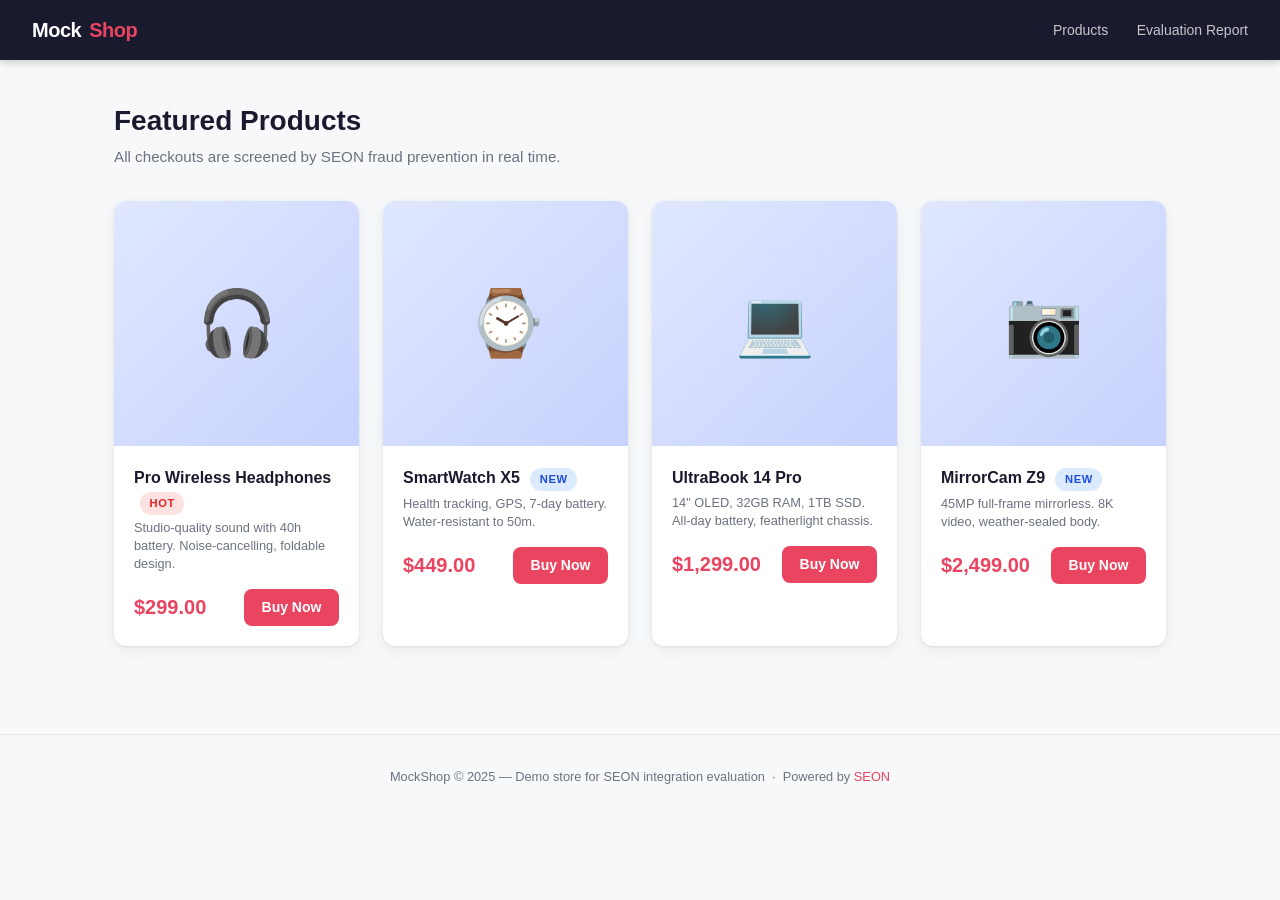
<file: index.html>
<!DOCTYPE html>
<html lang="en">
<head>
  <meta charset="UTF-8" />
  <meta name="viewport" content="width=device-width, initial-scale=1.0" />
  <title>MockShop — Secure Checkout Demo</title>
  <link rel="stylesheet" href="style.css" />
</head>
<body>

<header>
  <a class="logo" href="index.html">Mock<span>Shop</span></a>
  <nav>
    <a href="index.html">Products</a>
    <a href="report.html">Evaluation Report</a>
  </nav>
</header>

<main>
  <h1 class="page-title">Featured Products</h1>
  <p class="page-subtitle">All checkouts are screened by SEON fraud prevention in real time.</p>

  <div class="products">

    <div class="product-card">
      <div class="product-img">🎧</div>
      <div class="product-body">
        <p class="product-name">
          Pro Wireless Headphones
          <span class="badge badge-hot" style="margin-left:6px">Hot</span>
        </p>
        <p class="product-desc">Studio-quality sound with 40h battery. Noise-cancelling, foldable design.</p>
        <div class="product-footer">
          <span class="product-price">$299.00</span>
          <a class="btn btn-primary" href="checkout.html?product=Pro+Wireless+Headphones&amount=299.00&sku=HDP-001">Buy Now</a>
        </div>
      </div>
    </div>

    <div class="product-card">
      <div class="product-img">⌚</div>
      <div class="product-body">
        <p class="product-name">
          SmartWatch X5
          <span class="badge badge-new" style="margin-left:6px">New</span>
        </p>
        <p class="product-desc">Health tracking, GPS, 7-day battery. Water-resistant to 50m.</p>
        <div class="product-footer">
          <span class="product-price">$449.00</span>
          <a class="btn btn-primary" href="checkout.html?product=SmartWatch+X5&amount=449.00&sku=SWX-005">Buy Now</a>
        </div>
      </div>
    </div>

    <div class="product-card">
      <div class="product-img">💻</div>
      <div class="product-body">
        <p class="product-name">UltraBook 14 Pro</p>
        <p class="product-desc">14" OLED, 32GB RAM, 1TB SSD. All-day battery, featherlight chassis.</p>
        <div class="product-footer">
          <span class="product-price">$1,299.00</span>
          <a class="btn btn-primary" href="checkout.html?product=UltraBook+14+Pro&amount=1299.00&sku=UBP-014">Buy Now</a>
        </div>
      </div>
    </div>

    <div class="product-card">
      <div class="product-img">📷</div>
      <div class="product-body">
        <p class="product-name">
          MirrorCam Z9
          <span class="badge badge-new" style="margin-left:6px">New</span>
        </p>
        <p class="product-desc">45MP full-frame mirrorless. 8K video, weather-sealed body.</p>
        <div class="product-footer">
          <span class="product-price">$2,499.00</span>
          <a class="btn btn-primary" href="checkout.html?product=MirrorCam+Z9&amount=2499.00&sku=MCZ-009">Buy Now</a>
        </div>
      </div>
    </div>

  </div>
</main>

<footer>
  MockShop &copy; 2025 — Demo store for SEON integration evaluation &nbsp;·&nbsp;
  Powered by <a href="https://seon.io" style="color:var(--accent);text-decoration:none">SEON</a>
</footer>

</body>
</html>
</file>
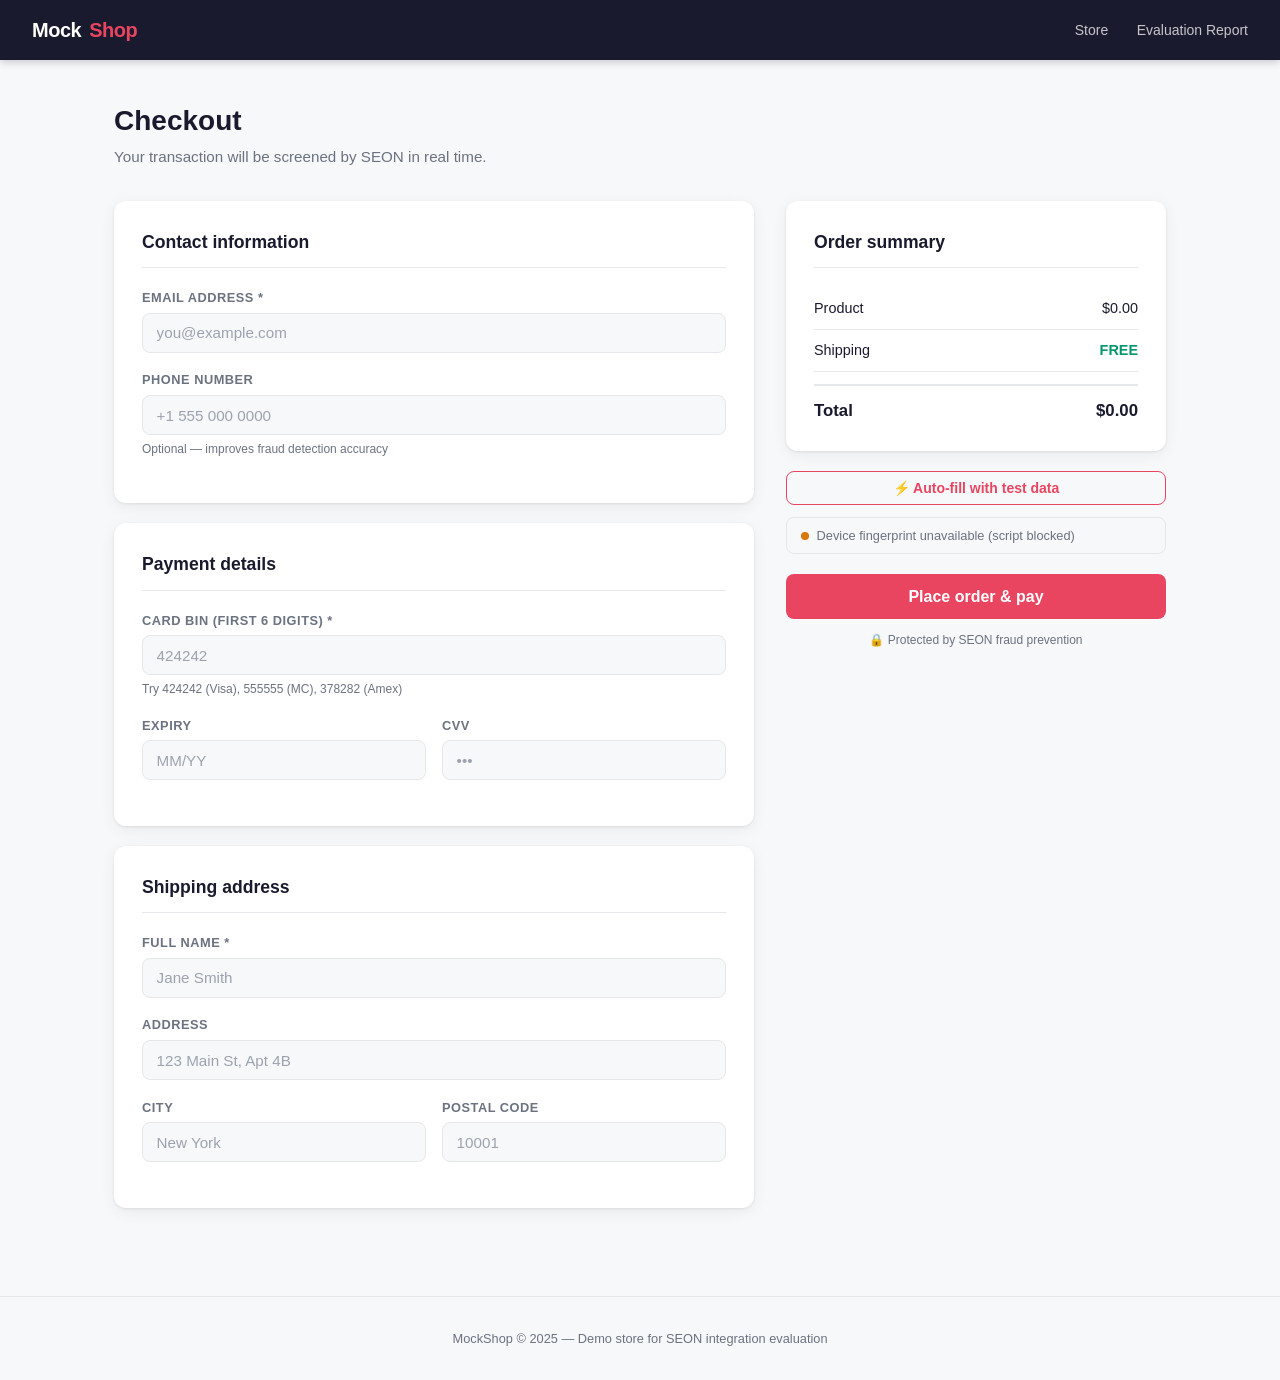
<file: checkout.html>
<!DOCTYPE html>
<html lang="en">
<head>
  <meta charset="UTF-8" />
  <meta name="viewport" content="width=device-width, initial-scale=1.0" />
  <title>Checkout — MockShop</title>
  <link rel="stylesheet" href="style.css" />
  <style>
    /* ── Rich result modal ── */
    .result-overlay { align-items: flex-start; padding: 2rem 1rem; overflow-y: auto; }
    .result-modal   { max-width: 560px; width: 100%; margin: auto; max-height: none; }

    .result-header { display: flex; align-items: center; gap: 1rem; margin-bottom: 1.25rem; }
    .result-icon-big { font-size: 2.75rem; line-height: 1; flex-shrink: 0; }
    .result-state   { font-size: 1.65rem; font-weight: 900; }
    .result-scores  { display: flex; gap: .75rem; margin-top: .3rem; }
    .result-score-chip {
      background: rgba(0,0,0,.08); border-radius: 6px;
      padding: .25rem .65rem; font-size: .8rem; font-weight: 700;
    }

    .result-section { margin-bottom: 1.1rem; }
    .result-section-title {
      font-size: .7rem; font-weight: 800; text-transform: uppercase;
      letter-spacing: .07em; color: #6b7280; margin-bottom: .45rem;
      padding-bottom: .3rem; border-bottom: 1px solid rgba(0,0,0,.08);
    }
    .result-rows { display: flex; flex-direction: column; gap: 0; }
    .result-row {
      display: flex; justify-content: space-between; align-items: center;
      padding: .3rem 0; font-size: .83rem;
      border-bottom: 1px solid rgba(0,0,0,.05);
    }
    .result-row:last-child { border-bottom: none; }
    .result-row-label { color: #6b7280; flex-shrink: 0; margin-right: .75rem; }
    .result-row-value { font-weight: 500; text-align: right; word-break: break-word; }
    .val-yes  { color: var(--decline); }
    .val-no   { color: var(--approve); }
    .val-warn { color: var(--review); }
    .val-ok   { color: var(--approve); }
    .val-muted{ color: #9ca3af; }

    .rules-list { display: flex; flex-direction: column; gap: .35rem; }
    .rule-chip {
      display: flex; justify-content: space-between;
      background: rgba(0,0,0,.05); border-radius: 6px;
      padding: .35rem .65rem; font-size: .78rem;
    }
    .rule-score { font-weight: 700; }
    .rule-score.pos { color: var(--decline); }
    .rule-score.neg { color: var(--approve); }

    .json-toggle { font-size: .75rem; color: var(--accent); cursor: pointer; text-align: right; margin-top: .6rem; display: block; }
    .json-block { display: none; background: #0f172a; color: #94a3b8; border-radius: 8px; padding: .85rem; font-size: .72rem; overflow-x: auto; font-family: monospace; line-height: 1.55; margin-top: .5rem; max-height: 280px; overflow-y: auto; }
  </style>
  <!-- SEON JavaScript Agent v6 — correct CDN + filename (agent.umd.js not agent.js) -->
  <script src="https://cdn.seonintelligence.com/js/v6/agent.umd.js"></script>
</head>
<body>

<header>
  <a class="logo" href="index.html">Mock<span>Shop</span></a>
  <nav>
    <a href="index.html">Store</a>
    <a href="report.html">Evaluation Report</a>
  </nav>
</header>

<main>
  <h1 class="page-title">Checkout</h1>
  <p class="page-subtitle">Your transaction will be screened by SEON in real time.</p>

  <div class="checkout-layout">

    <!-- ── Left: form ── -->
    <div>
      <div class="card" style="margin-bottom:1.25rem">
        <p class="card-title">Contact information</p>
        <div class="form-group">
          <label for="email">Email address *</label>
          <input type="email" id="email" placeholder="you@example.com" required />
        </div>
        <div class="form-group">
          <label for="phone">Phone number</label>
          <input type="tel" id="phone" placeholder="+1 555 000 0000" />
          <p class="input-hint">Optional — improves fraud detection accuracy</p>
        </div>
      </div>

      <div class="card" style="margin-bottom:1.25rem">
        <p class="card-title">Payment details</p>
        <div class="form-group">
          <label for="card_bin">Card BIN (first 6 digits) *</label>
          <input type="text" id="card_bin" placeholder="424242" maxlength="6" pattern="\d{6}" required />
          <p class="input-hint">Try 424242 (Visa), 555555 (MC), 378282 (Amex)</p>
        </div>
        <div class="form-row">
          <div class="form-group">
            <label for="card_expiry">Expiry</label>
            <input type="text" id="card_expiry" placeholder="MM/YY" maxlength="5" />
          </div>
          <div class="form-group">
            <label for="card_cvv">CVV</label>
            <input type="text" id="card_cvv" placeholder="•••" maxlength="4" />
          </div>
        </div>
      </div>

      <div class="card">
        <p class="card-title">Shipping address</p>
        <div class="form-group">
          <label for="full_name">Full name *</label>
          <input type="text" id="full_name" placeholder="Jane Smith" required />
        </div>
        <div class="form-group">
          <label for="address">Address</label>
          <input type="text" id="address" placeholder="123 Main St, Apt 4B" />
        </div>
        <div class="form-row">
          <div class="form-group">
            <label for="city">City</label>
            <input type="text" id="city" placeholder="New York" />
          </div>
          <div class="form-group">
            <label for="postal">Postal code</label>
            <input type="text" id="postal" placeholder="10001" />
          </div>
        </div>
      </div>
    </div>

    <!-- ── Right: summary + actions ── -->
    <div>
      <div class="card" style="margin-bottom:1.25rem">
        <p class="card-title">Order summary</p>
        <div class="order-item">
          <span id="summary-product">Loading…</span>
          <span id="summary-amount">—</span>
        </div>
        <div class="order-item">
          <span>Shipping</span>
          <span style="color:var(--approve);font-weight:600">FREE</span>
        </div>
        <div class="order-total">
          <span>Total</span>
          <span id="summary-total">—</span>
        </div>
      </div>

      <button class="btn btn-outline" id="autofill-btn" style="width:100%;justify-content:center;margin-bottom:.75rem" onclick="autoFill()">
        ⚡ Auto-fill with test data
      </button>

      <div class="seon-badge loading" id="seon-status">
        <span class="dot"></span>
        <span id="seon-status-text">Initializing fraud protection…</span>
      </div>

      <div class="error-box" id="error-box"></div>

      <button class="btn btn-primary" id="pay-btn" style="width:100%;justify-content:center;padding:.85rem;font-size:1rem" onclick="handleCheckout()">
        Place order &amp; pay
      </button>

      <p style="font-size:.75rem;color:var(--muted);text-align:center;margin-top:.75rem">
        🔒 Protected by SEON fraud prevention
      </p>
    </div>

  </div>
</main>

<footer>
  MockShop &copy; 2025 — Demo store for SEON integration evaluation
</footer>

<!-- ── Result modal ── -->
<div class="result-overlay" id="result-overlay">
  <div class="result-modal" id="result-modal">
    <div id="result-content"></div>
    <button class="btn btn-primary" style="width:100%;justify-content:center;margin-top:1rem" onclick="location.href='index.html'">
      Back to shop
    </button>
  </div>
</div>

<script>
const SEON_API_URL = '/api/seon-check';

// ── Test profiles ────────────────────────────────────────────────────────────
const TEST_PROFILES = [
  { name:'Alice Johnson',  email:'alice.johnson@gmail.com',     phone:'+14155552671',  bin:'424242', city:'San Francisco', postal:'94105',    street:'101 Market St',       flag:'🟢 Low risk' },
  { name:'Bob Smith',      email:'bob.smith@outlook.com',       phone:'+12125550182',  bin:'555555', city:'New York',      postal:'10001',    street:'350 5th Ave',          flag:'🟢 Low risk' },
  { name:'Carlos Rivera',  email:'carlos.r@yahoo.com',          phone:'+13105559823',  bin:'378282', city:'Los Angeles',   postal:'90001',    street:'6500 Sunset Blvd',     flag:'🟢 Low risk' },
  { name:'Diana Wei',      email:'diana.wei@protonmail.com',    phone:'+16175554321',  bin:'400000', city:'Boston',        postal:'02101',    street:'1 Financial Ctr',      flag:'🟡 Medium risk' },
  { name:'Ethan Müller',   email:'ethan.muller@temp-mail.org',  phone:'+4915215559876',bin:'676130', city:'Berlin',        postal:'10115',    street:'Unter den Linden 1',   flag:'🟡 Medium risk' },
  { name:'Fiona Black',    email:'fiona99@mailinator.com',      phone:'+44207559001',  bin:'491761', city:'London',        postal:'EC1A 1BB', street:'10 Downing St',        flag:'🔴 Higher risk' },
  { name:'George Tanaka',  email:'g.tanaka@guerrillamail.com',  phone:'+81345559012',  bin:'356600', city:'Tokyo',         postal:'100-0001', street:'1-1 Chiyoda',          flag:'🔴 Higher risk' },
];
let profileIndex = 0;

function autoFill() {
  const p = TEST_PROFILES[profileIndex % TEST_PROFILES.length];
  profileIndex++;
  document.getElementById('full_name').value   = p.name;
  document.getElementById('email').value       = p.email;
  document.getElementById('phone').value       = p.phone;
  document.getElementById('card_bin').value    = p.bin;
  document.getElementById('card_expiry').value = '12/27';
  document.getElementById('card_cvv').value    = '123';
  document.getElementById('address').value     = p.street;
  document.getElementById('city').value        = p.city;
  document.getElementById('postal').value      = p.postal;
  document.getElementById('autofill-btn').textContent = `⚡ ${p.flag} — click again to rotate`;
  ['full_name','email','phone','card_bin','card_expiry','card_cvv','address','city','postal'].forEach(id => {
    const el = document.getElementById(id);
    el.style.transition = 'background .15s';
    el.style.background = '#fef9c3';
    setTimeout(() => { el.style.background = ''; }, 600);
  });
}

// ── URL params ───────────────────────────────────────────────────────────────
const params      = new URLSearchParams(location.search);
const productName = params.get('product') || 'Product';
const amount      = parseFloat(params.get('amount') || '0');
const sku         = params.get('sku') || 'UNKNOWN';
document.getElementById('summary-product').textContent = productName;
document.getElementById('summary-amount').textContent  = `$${amount.toFixed(2)}`;
document.getElementById('summary-total').textContent   = `$${amount.toFixed(2)}`;

function uuid() {
  return 'xxxxxxxx-xxxx-4xxx-yxxx-xxxxxxxxxxxx'.replace(/[xy]/g, c => {
    const r = Math.random() * 16 | 0;
    return (c === 'x' ? r : (r & 0x3 | 0x8)).toString(16);
  });
}

async function getClientIP() {
  try { return (await (await fetch('https://api.ipify.org?format=json')).json()).ip; }
  catch { return null; }
}

// ── SEON JS Agent init ───────────────────────────────────────────────────────
// seon.init() takes no arguments in v6 basic usage — silentMode belongs in
// getSession config, not here. Init is also optional: docs confirm the Fraud
// API call succeeds without it (device signals still collected by getSession).
let seonReady = false;
let seonInitError = null;
(async () => {
  const statusEl   = document.getElementById('seon-status');
  const statusText = document.getElementById('seon-status-text');

  if (typeof seon === 'undefined') {
    seonInitError = 'SDK script failed to load from CDN';
    statusText.textContent = 'Device fingerprint unavailable (script blocked)';
    console.error('[SEON] script not loaded — check CSP / network');
    return;
  }

  try {
    // No config args — basic init for behavioral tracking
    await seon.init();
  } catch (err) {
    // Init failure is non-fatal; getSession can still work per SEON docs:
    // "Without seon.init() you will still receive valid device intelligence signals"
    seonInitError = err.message;
    console.warn('[SEON init] non-fatal:', err.message);
  }

  // Mark ready regardless of init result — let getSession decide
  seonReady = true;
  statusEl.classList.replace('loading', 'ready');
  statusText.textContent = seonInitError
    ? `Device fingerprint partial (init: ${seonInitError})`
    : 'Device fingerprint active';
})();

// ── Checkout ─────────────────────────────────────────────────────────────────
async function handleCheckout() {
  const email   = document.getElementById('email').value.trim();
  const phone   = document.getElementById('phone').value.trim();
  const cardBin = document.getElementById('card_bin').value.trim();
  const name    = document.getElementById('full_name').value.trim();

  if (!email || !cardBin || cardBin.length !== 6 || !name) {
    showError('Please fill in email, full name, and a 6-digit card BIN.');
    return;
  }

  const btn = document.getElementById('pay-btn');
  btn.innerHTML = '<span class="spinner"></span>Checking transaction…';
  btn.disabled  = true;
  hideError();

  try {
    // 1. Device fingerprint — silentMode suppresses the SEON UI overlay
    let sessionToken = null;
    let sessionErr   = null;
    if (seonReady) {
      try {
        sessionToken = await seon.getSession({
          silentMode: true,  // only valid SDK config options here — no host/session_id
        });
        // Note: session_id is a Fraud API request field, NOT a getSession() param.
        // host is a Fraud API getSession config that doesn't exist — inferred incorrectly from docs.
      } catch (e) {
        sessionErr = e.message;
        console.error('[SEON getSession]', e);
      }
    }

    // 2. IP
    const clientIp = await getClientIP();

    // 3. Payload — all sub-APIs enabled via boolean flags in config
    //    (NOT api_fields array — that was a docs-led mistake; real format uses booleans)
    const transactionId = uuid();
    const payload = {
      config: {
        email_api:          true,
        phone_api:          !!phone,   // only if phone was provided
        ip_api:             true,
        aml_api:            false,     // requires AML setup in Admin
        device_fingerprinting: true,  // NOT device_fingerprint — extra 'ing', easy to get wrong
      },
      action_type:          'purchase',
      transaction_id:       transactionId,
      email:                email,
      ip:                   clientIp   || undefined,
      phone_number:         phone      || undefined,
      card_bin:             cardBin,
      transaction_amount:   amount,
      transaction_currency: 'USD',
      user_fullname:        name,
      custom_fields: {
        product_sku:        sku,
        product_name:       productName,
        demo:               true,
      },
    };
    if (sessionToken) payload.session = sessionToken;

    // 4. Call proxy
    const res  = await fetch(SEON_API_URL, {
      method:  'POST',
      headers: { 'Content-Type': 'application/json' },
      body:    JSON.stringify(payload),
    });
    const body = await res.json();

    // Error check — SEON wraps errors as { success: false, error: { code, message } }
    if (body.success === false && body.error) {
      throw new Error(`SEON error ${body.error.code}: ${body.error.message}`);
    }
    if (!res.ok) throw new Error(`HTTP ${res.status}`);

    showResult(body, transactionId, !!sessionToken, sessionErr, payload);

  } catch (err) {
    console.error('[SEON checkout]', err);
    showError(err instanceof TypeError ? 'Network error — could not reach the API.' : err.message);
    btn.innerHTML = 'Place order &amp; pay';
    btn.disabled  = false;
  }
}

// ── Rich result display ───────────────────────────────────────────────────────
function val(v, opts = {}) {
  if (v === null || v === undefined || v === '') return `<span class="val-muted">—</span>`;
  if (opts.bool) return v ? `<span class="val-yes">Yes</span>` : `<span class="val-no">No</span>`;
  if (opts.invBool) return v ? `<span class="val-no">Yes</span>` : `<span class="val-ok">No</span>`;
  if (opts.risk && typeof v === 'number') {
    const cls = v > 70 ? 'val-yes' : v > 30 ? 'val-warn' : 'val-ok';
    return `<span class="${cls}">${v}</span>`;
  }
  return String(v);
}

function row(label, value) {
  return `<div class="result-row"><span class="result-row-label">${label}</span><span class="result-row-value">${value}</span></div>`;
}

function section(title, rows) {
  if (!rows.length) return '';
  return `<div class="result-section">
    <div class="result-section-title">${title}</div>
    <div class="result-rows">${rows.join('')}</div>
  </div>`;
}

function showResult(body, txId, hasSession, sessionErr, sentPayload) {
  const d      = body.data || {};
  const state  = d.state   || 'UNKNOWN';
  const score  = typeof d.fraud_score    === 'number' ? d.fraud_score.toFixed(1)    : null;
  const bbScore= typeof d.blackbox_score === 'number' ? d.blackbox_score.toFixed(1) : null;
  const calcMs = d.calculation_time;

  const stateMap = {
    APPROVE: { icon: '✅', label: 'Approved',     cls: 'result-bg-approve' },
    REVIEW:  { icon: '⚠️', label: 'Under Review', cls: 'result-bg-review'  },
    DECLINE: { icon: '❌', label: 'Declined',     cls: 'result-bg-decline' },
  };
  const sm = stateMap[state] || { icon: '❓', label: state, cls: 'result-bg-review' };

  // ── Email ──
  const em = d.email_details || {};
  const emailRows = [
    row('Domain',          val(em.email_domain)),
    row('Free provider',   val(em.free_provider,  { bool: true })),
    row('Deliverable',     val(em.deliverable,    { invBool: true })),
    row('Valid MX',        val(em.valid_mx,       { invBool: false })),
    row('Disposable',      val(em.disposable,     { bool: true })),
    row('Domain age',      em.domain_registered_at ? val(em.domain_registered_at) : val(null)),
    row('Breach count',    val(em.data_breach)),
    row('Social profiles', em.account_details?.length
        ? em.account_details.map(a => a.name).join(', ')
        : val(null)),
  ].filter(r => !r.includes('val-muted">—'));

  // ── IP ──
  const ip = d.ip_details || {};
  const ipRows = [
    row('IP address',   val(ip.ip)),
    row('Country',      val(ip.ip_country)),
    row('City',         val(ip.ip_city)),
    row('ISP',          val(ip.isp)),
    row('IP type',      val(ip.ip_type)),
    row('VPN',          val(ip.vpn,   { bool: true })),
    row('Proxy',        val(ip.proxy, { bool: true })),
    row('Tor',          val(ip.tor,   { bool: true })),
    row('Bot',          val(ip.bot,   { bool: true })),
    row('Country risk', val(ip.country_risk_score, { risk: true })),
  ].filter(r => !r.includes('val-muted">—'));

  // ── BIN / Card ──
  const bn = d.bin_details || d.card_details || {};
  const binRows = [
    row('Card brand',   val(bn.card_brand || bn.scheme)),
    row('Card type',    val(bn.card_type)),
    row('Prepaid',      val(bn.prepaid,   { bool: true })),
    row('Issuing bank', val(bn.bank_name || bn.issuer_name)),
    row('Card country', val(bn.bank_country || bn.card_country)),
    row('Debit / Credit', val(bn.debit_credit || bn.card_category)),
  ].filter(r => !r.includes('val-muted">—'));

  // ── Phone ──
  const ph = d.phone_details || {};
  const phoneRows = [
    row('Line type',    val(ph.type || ph.line_type)),
    row('Carrier',      val(ph.carrier)),
    row('Country',      val(ph.country)),
    row('Valid',        val(ph.valid, { invBool: false })),
    row('Social profiles', ph.account_details?.length
        ? ph.account_details.map(a => a.name).join(', ')
        : val(null)),
  ].filter(r => !r.includes('val-muted">—'));

  // ── Device ──
  const dv = d.device_details || {};
  const deviceRows = [
    row('Captured',     hasSession
          ? '<span class="val-ok">Yes</span>'
          : `<span class="val-yes">No${sessionErr ? ' — ' + sessionErr : (seonInitError ? ' — init: ' + seonInitError : ' — SDK unavailable')}</span>`),
    row('Browser',      val(dv.browser_name)),
    row('OS',           val(dv.os_name)),
    row('Device type',  val(dv.device_type)),
    row('Bot detected', val(dv.bot, { bool: true })),
    row('Suspicious flags', dv.suspicious_flags?.length ? dv.suspicious_flags.join(', ') : val(null)),
  ].filter(r => !r.includes('val-muted">—'));

  // ── Rules ──
  const rules = d.applied_rules || [];
  const rulesHtml = rules.length
    ? `<div class="result-section">
        <div class="result-section-title">Applied rules (${rules.length})</div>
        <div class="rules-list">${rules.map(r =>
          `<div class="rule-chip">
            <span>${r.name || r.id || 'Rule'}</span>
            <span class="rule-score ${r.score > 0 ? 'pos' : 'neg'}">${r.score > 0 ? '+' : ''}${r.score}</span>
          </div>`
        ).join('')}</div>
      </div>`
    : '';

  // ── Assemble ──
  const html = `
    <div class="result-header">
      <div class="result-icon-big">${sm.icon}</div>
      <div>
        <div class="result-state">${sm.label}</div>
        <div class="result-scores">
          ${score    != null ? `<span class="result-score-chip">Fraud score: ${score}</span>` : ''}
          ${bbScore  != null ? `<span class="result-score-chip">AI score: ${bbScore}</span>`  : ''}
          ${calcMs   != null ? `<span class="result-score-chip">${calcMs} ms</span>`           : ''}
        </div>
      </div>
    </div>

    ${section('📧 Email intelligence', emailRows)}
    ${section('🌐 IP intelligence',    ipRows)}
    ${section('💳 Card / BIN',         binRows)}
    ${section('📱 Phone intelligence', phoneRows)}
    ${section('🖥 Device',              deviceRows)}
    ${rulesHtml}

    <span class="json-toggle" onclick="toggleJson(this)">Show raw API response ▾</span>
    <pre class="json-block">${JSON.stringify(body, null, 2)}</pre>
  `;

  document.getElementById('result-content').innerHTML = html;
  const modal = document.getElementById('result-modal');
  modal.className = `result-modal ${sm.cls}`;
  document.getElementById('result-overlay').classList.add('show');
  document.getElementById('result-overlay').scrollTop = 0;
}

function toggleJson(el) {
  const block = el.nextElementSibling;
  const open  = block.style.display === 'block';
  block.style.display = open ? 'none' : 'block';
  el.textContent = open ? 'Show raw API response ▾' : 'Hide raw API response ▴';
}

function showError(msg) {
  const box = document.getElementById('error-box');
  box.textContent = '⚠ ' + msg;
  box.style.display = 'block';
}
function hideError() { document.getElementById('error-box').style.display = 'none'; }

document.getElementById('result-overlay').addEventListener('click', function(e) {
  if (e.target === this) this.classList.remove('show');
});
</script>
</body>
</html>
</file>
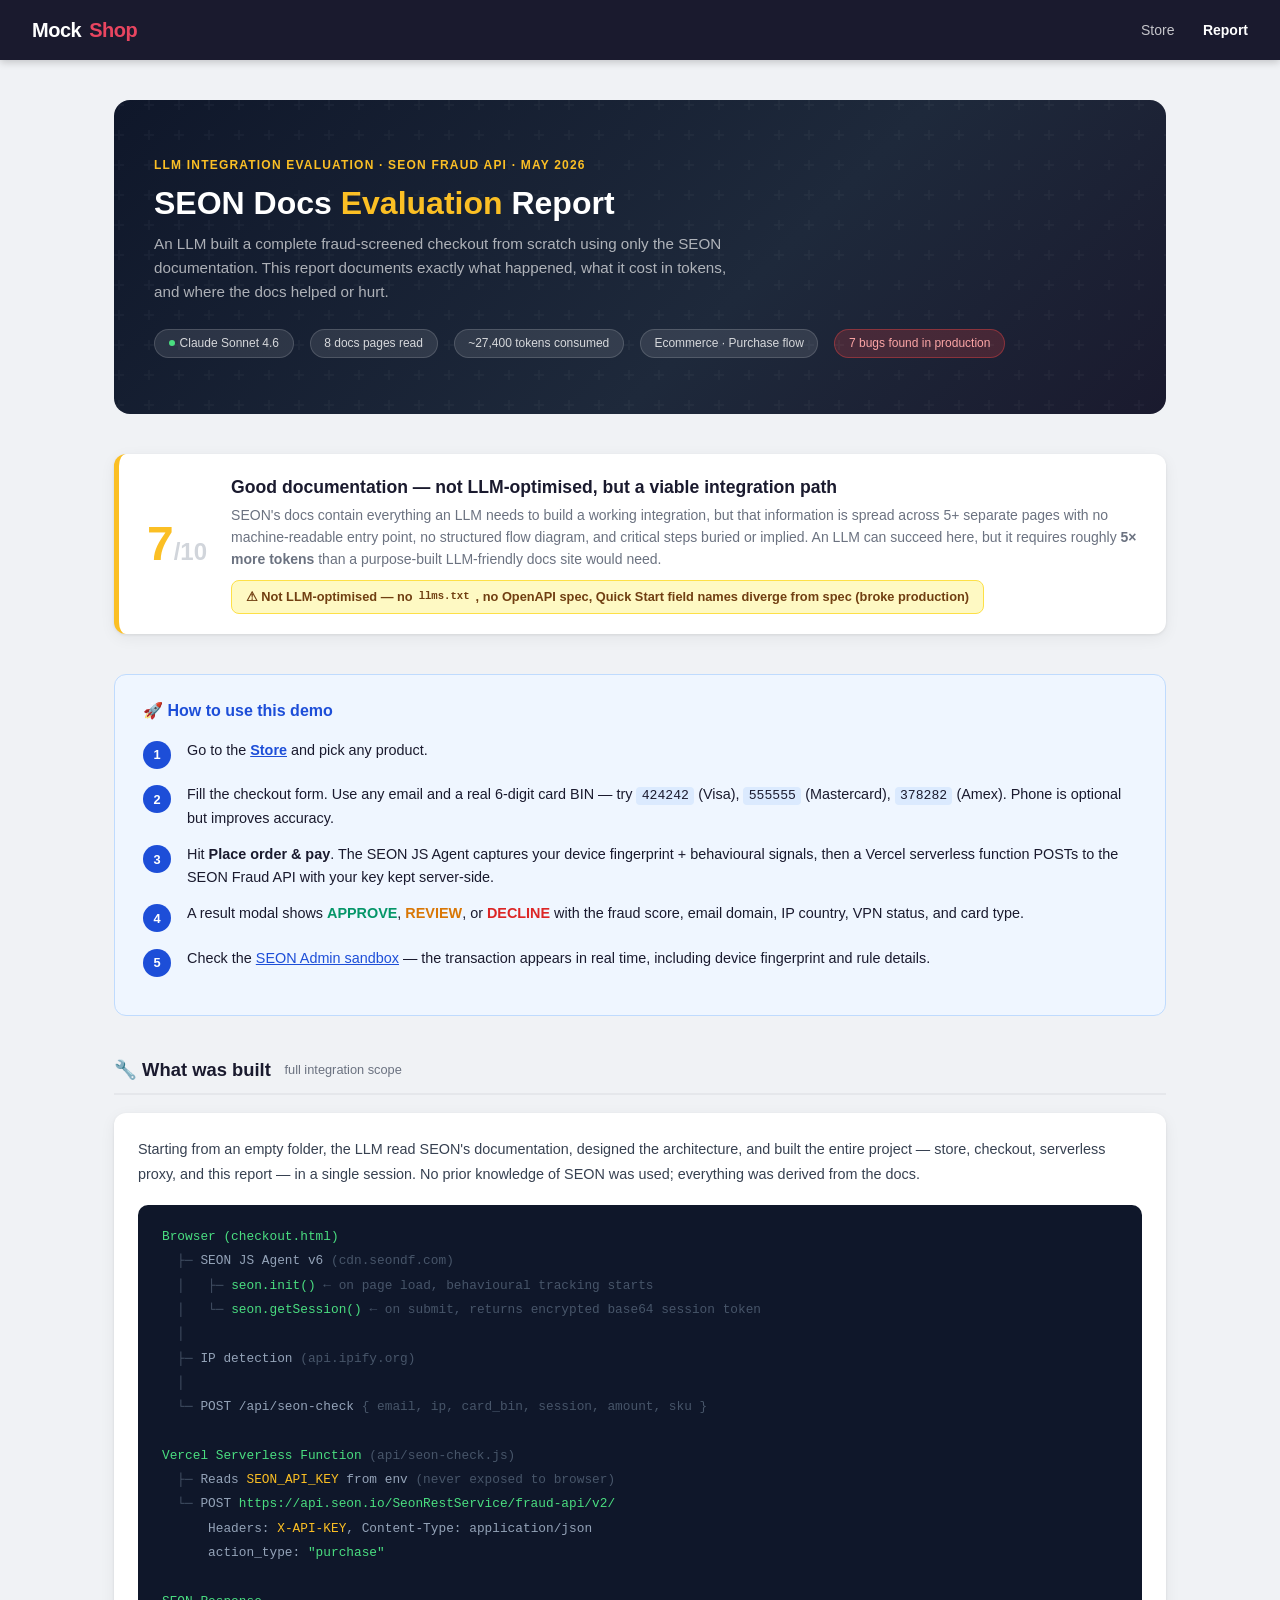
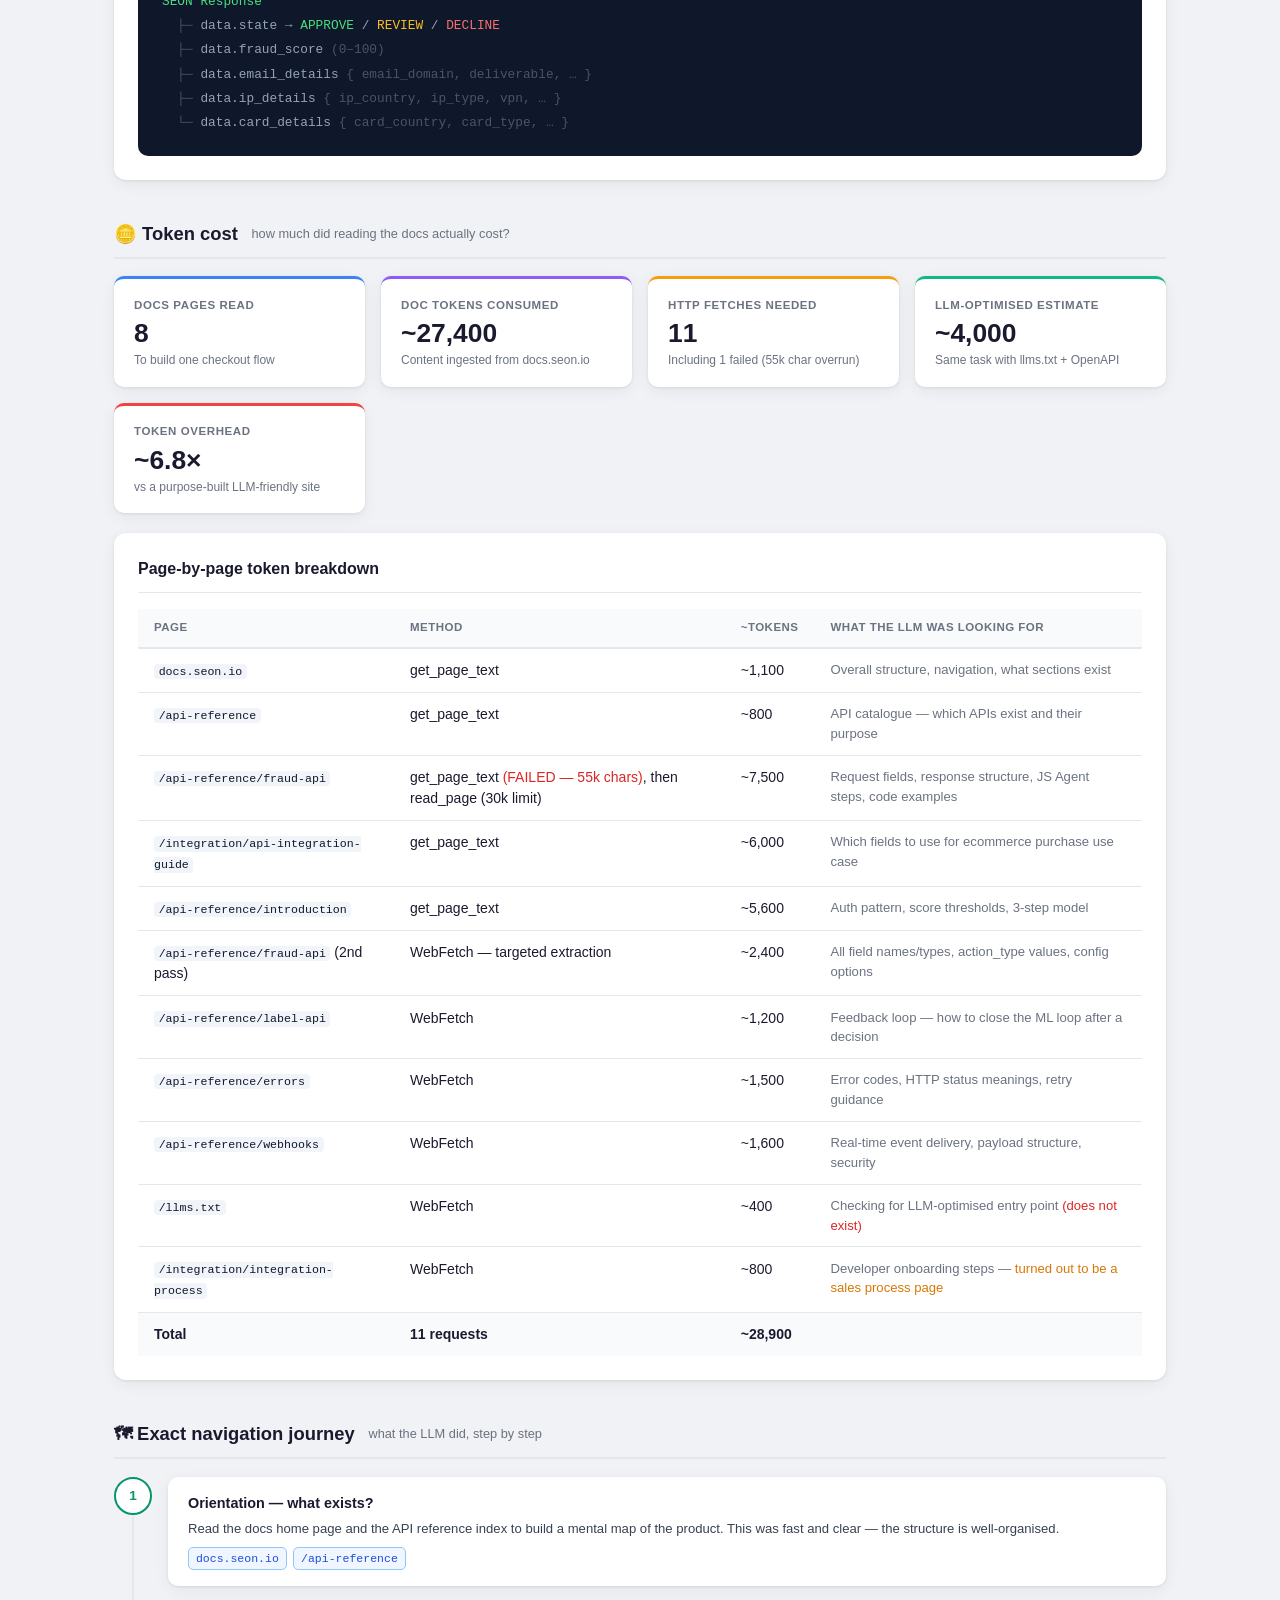
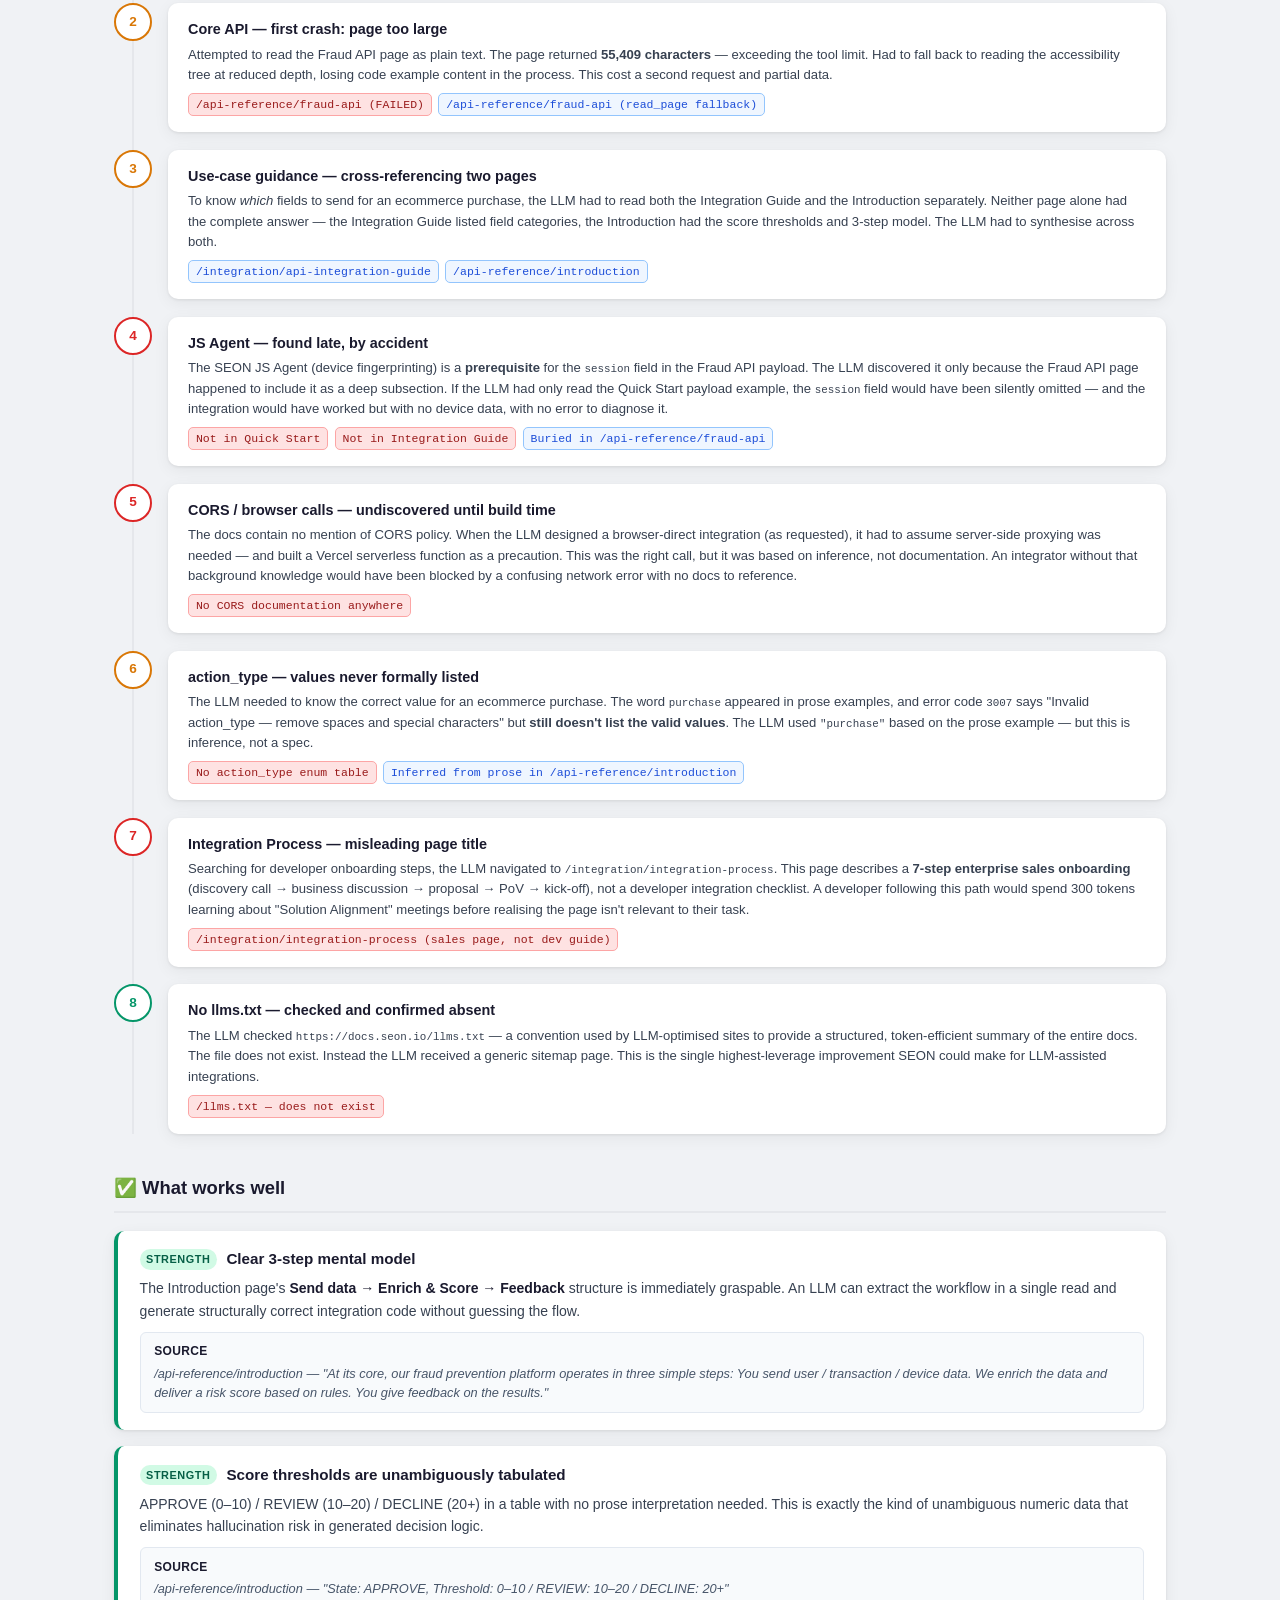
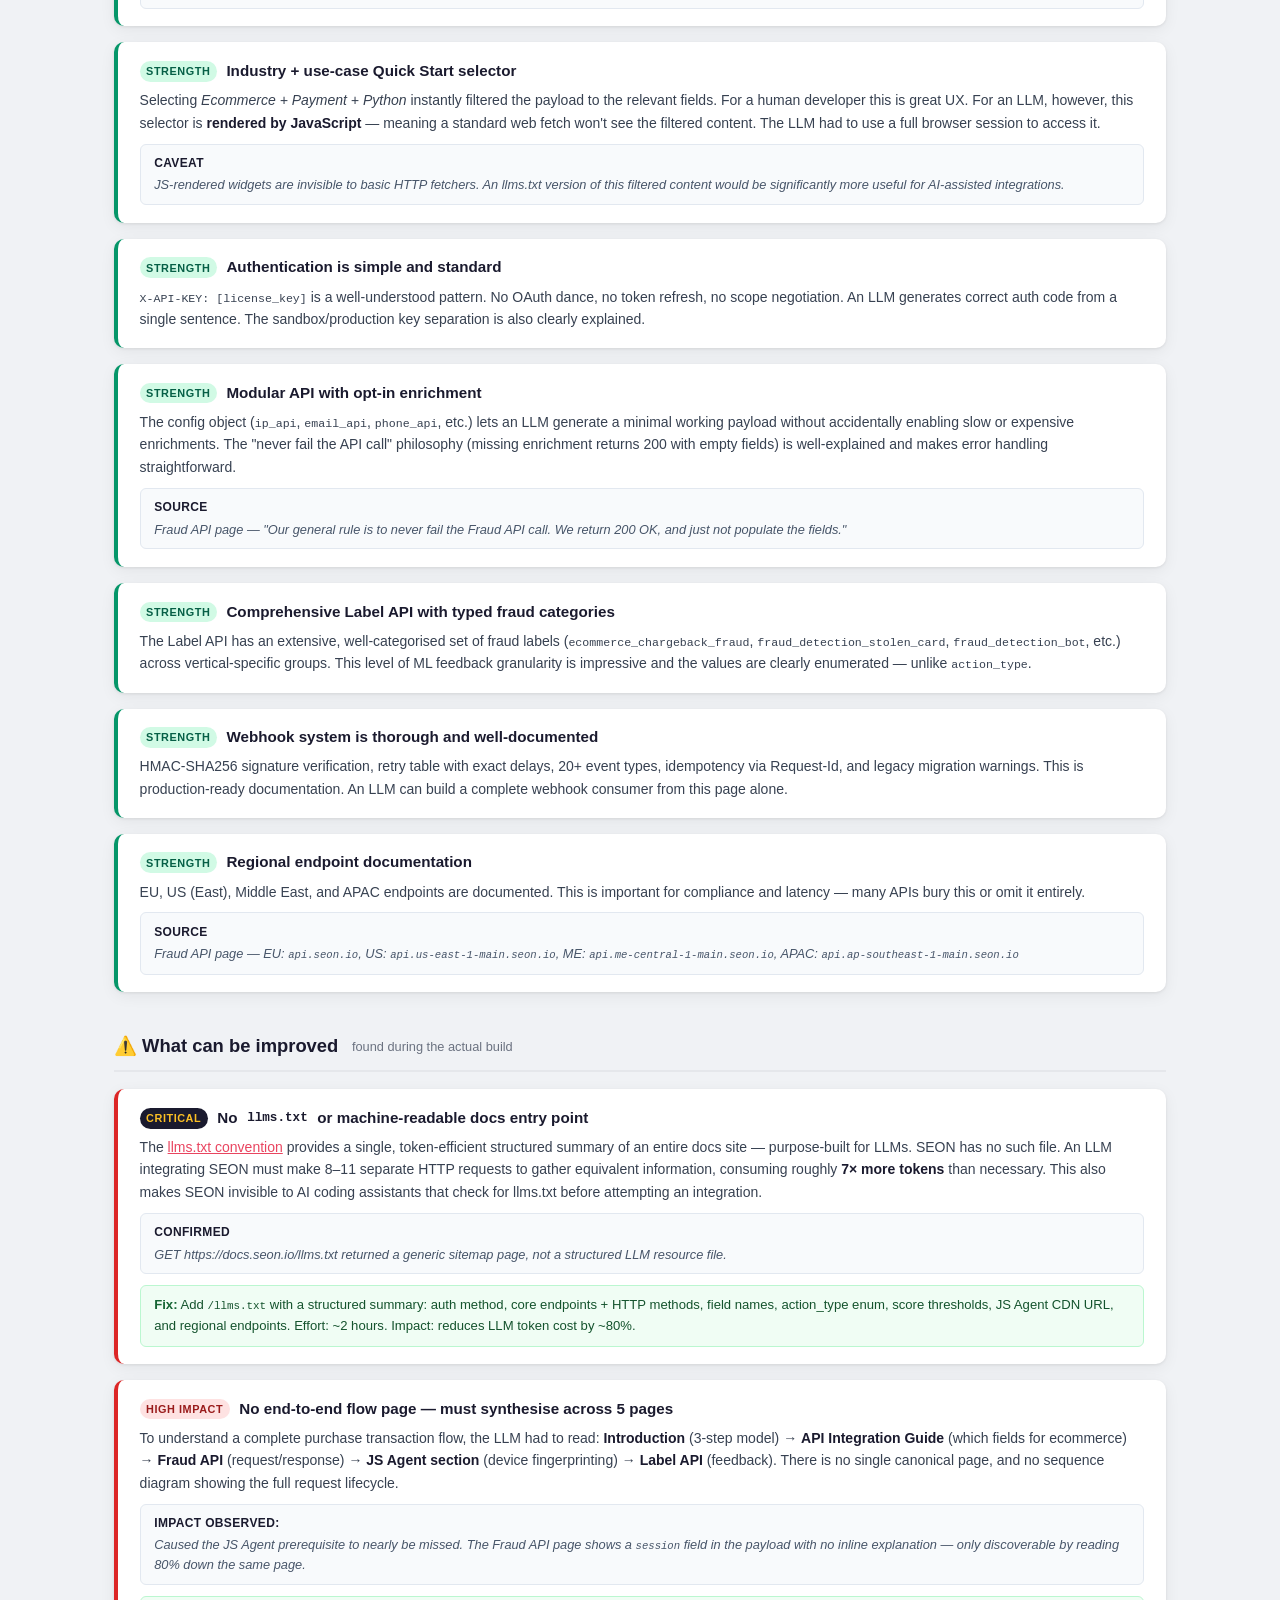
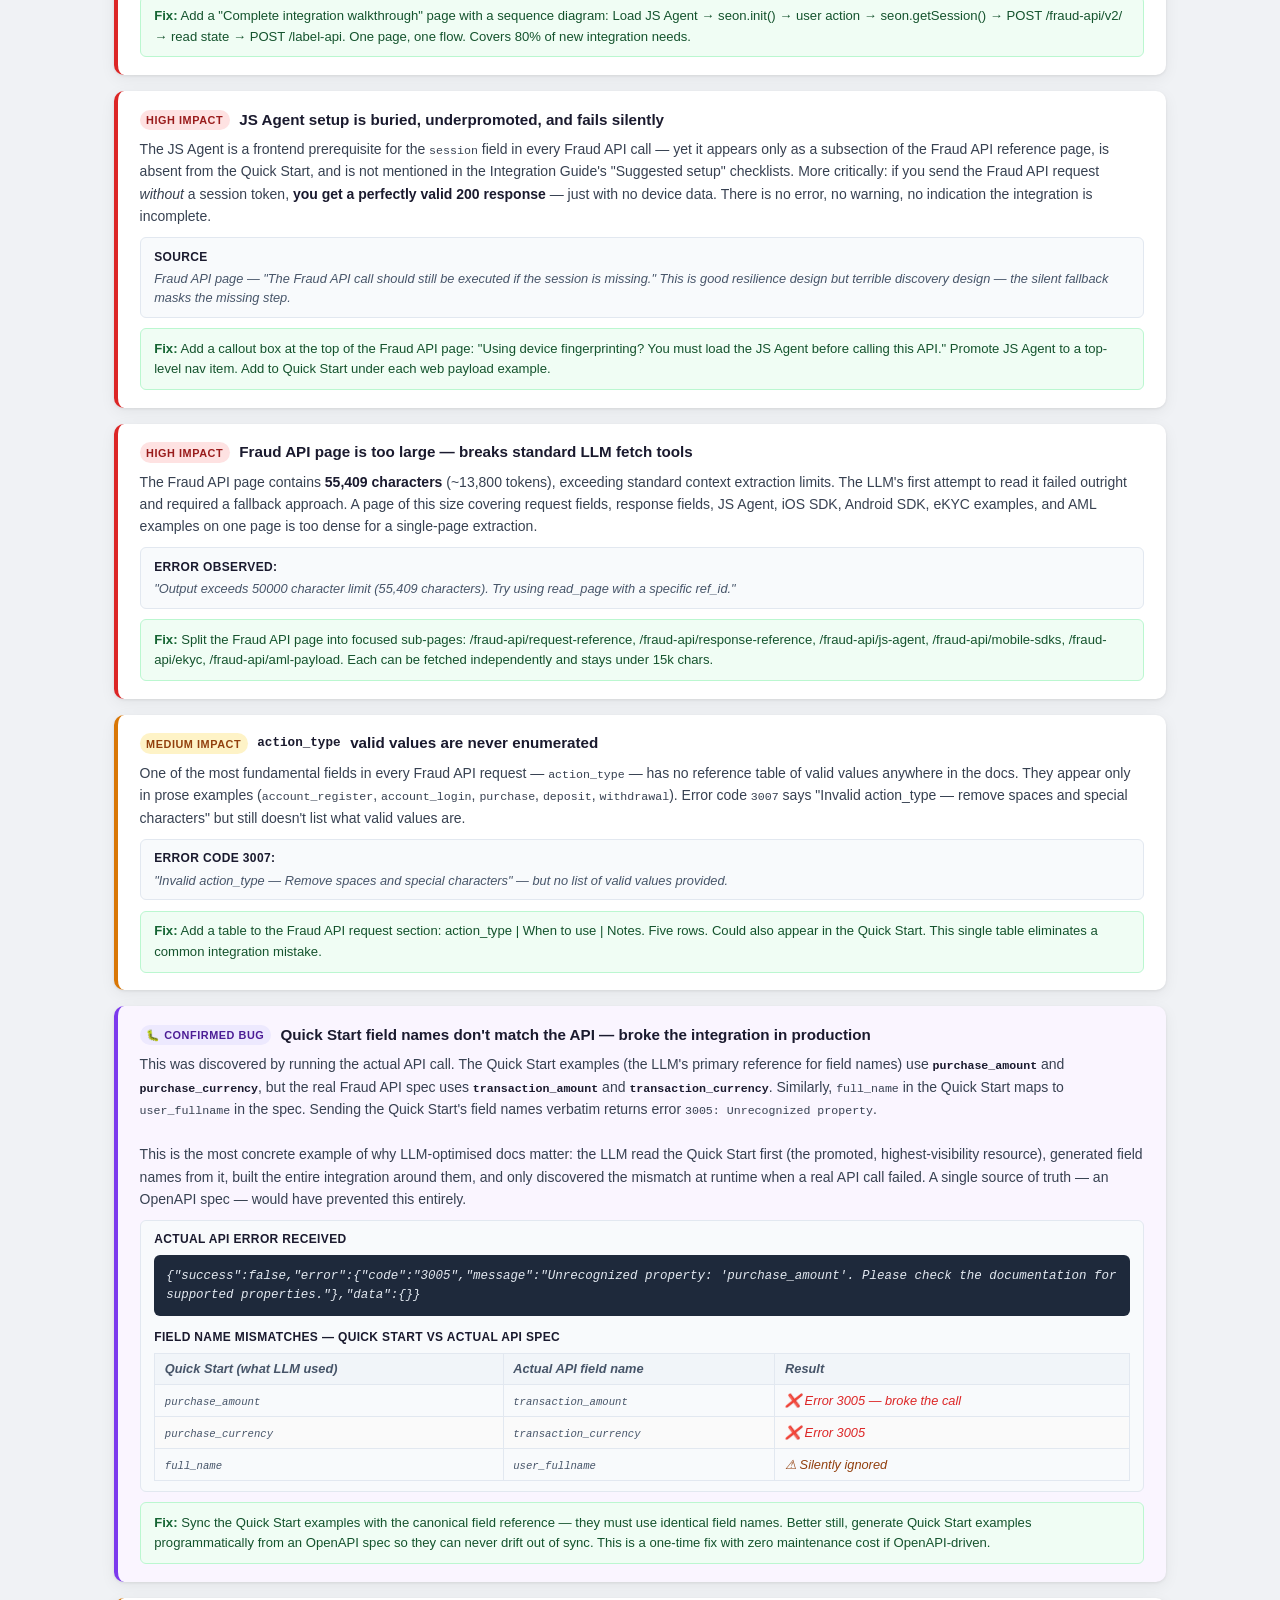
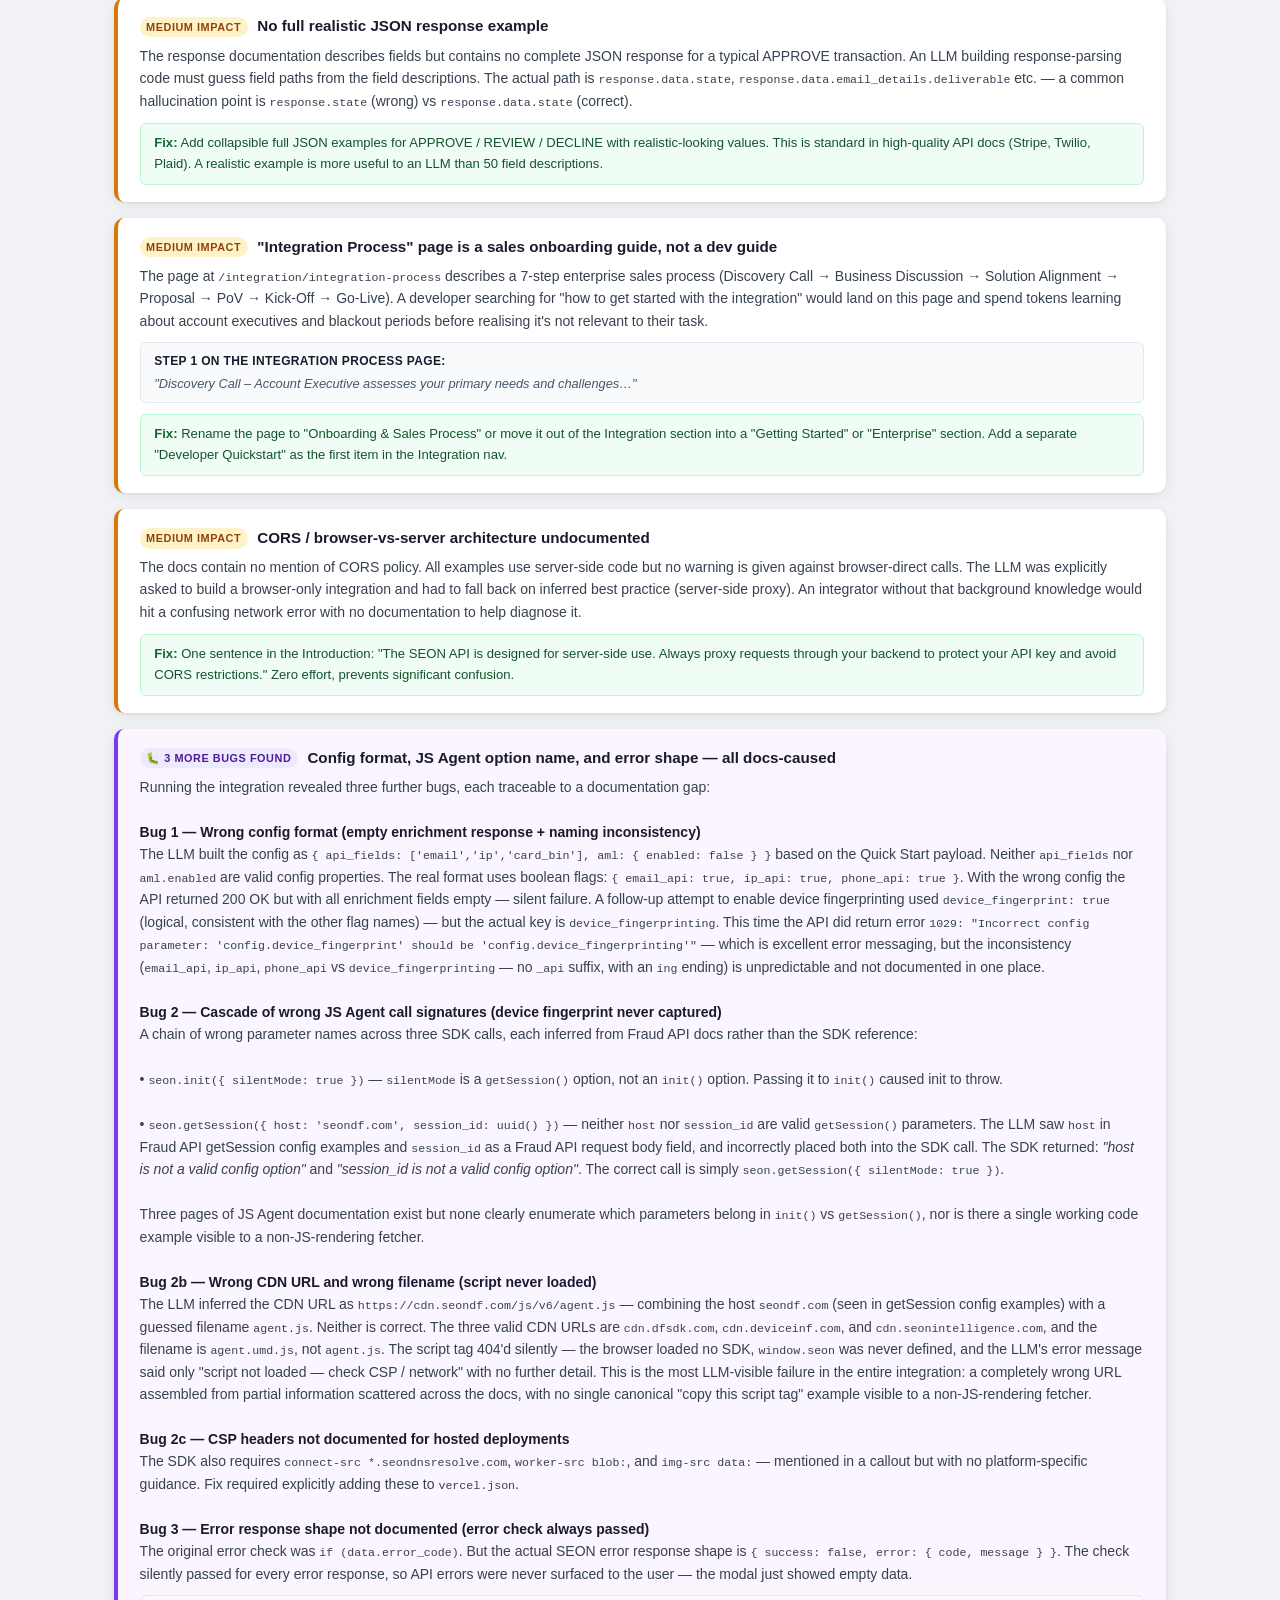
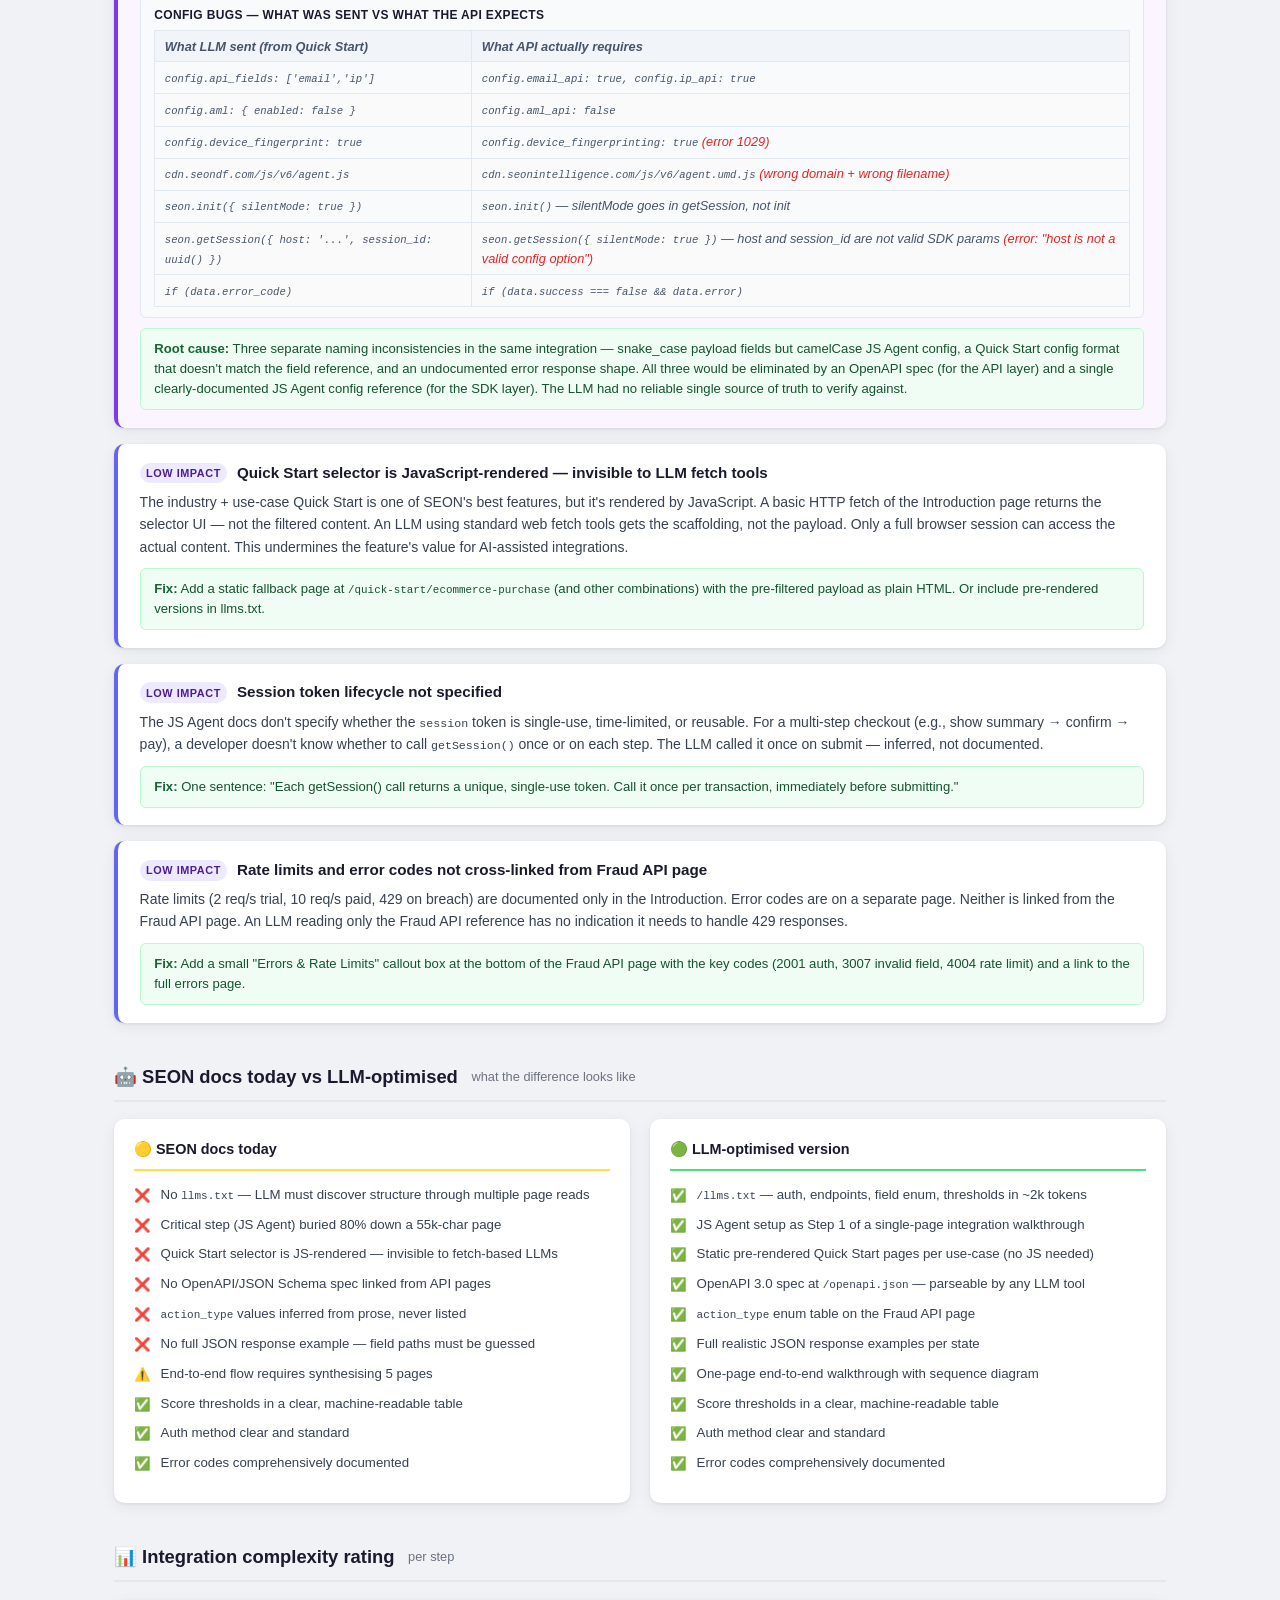
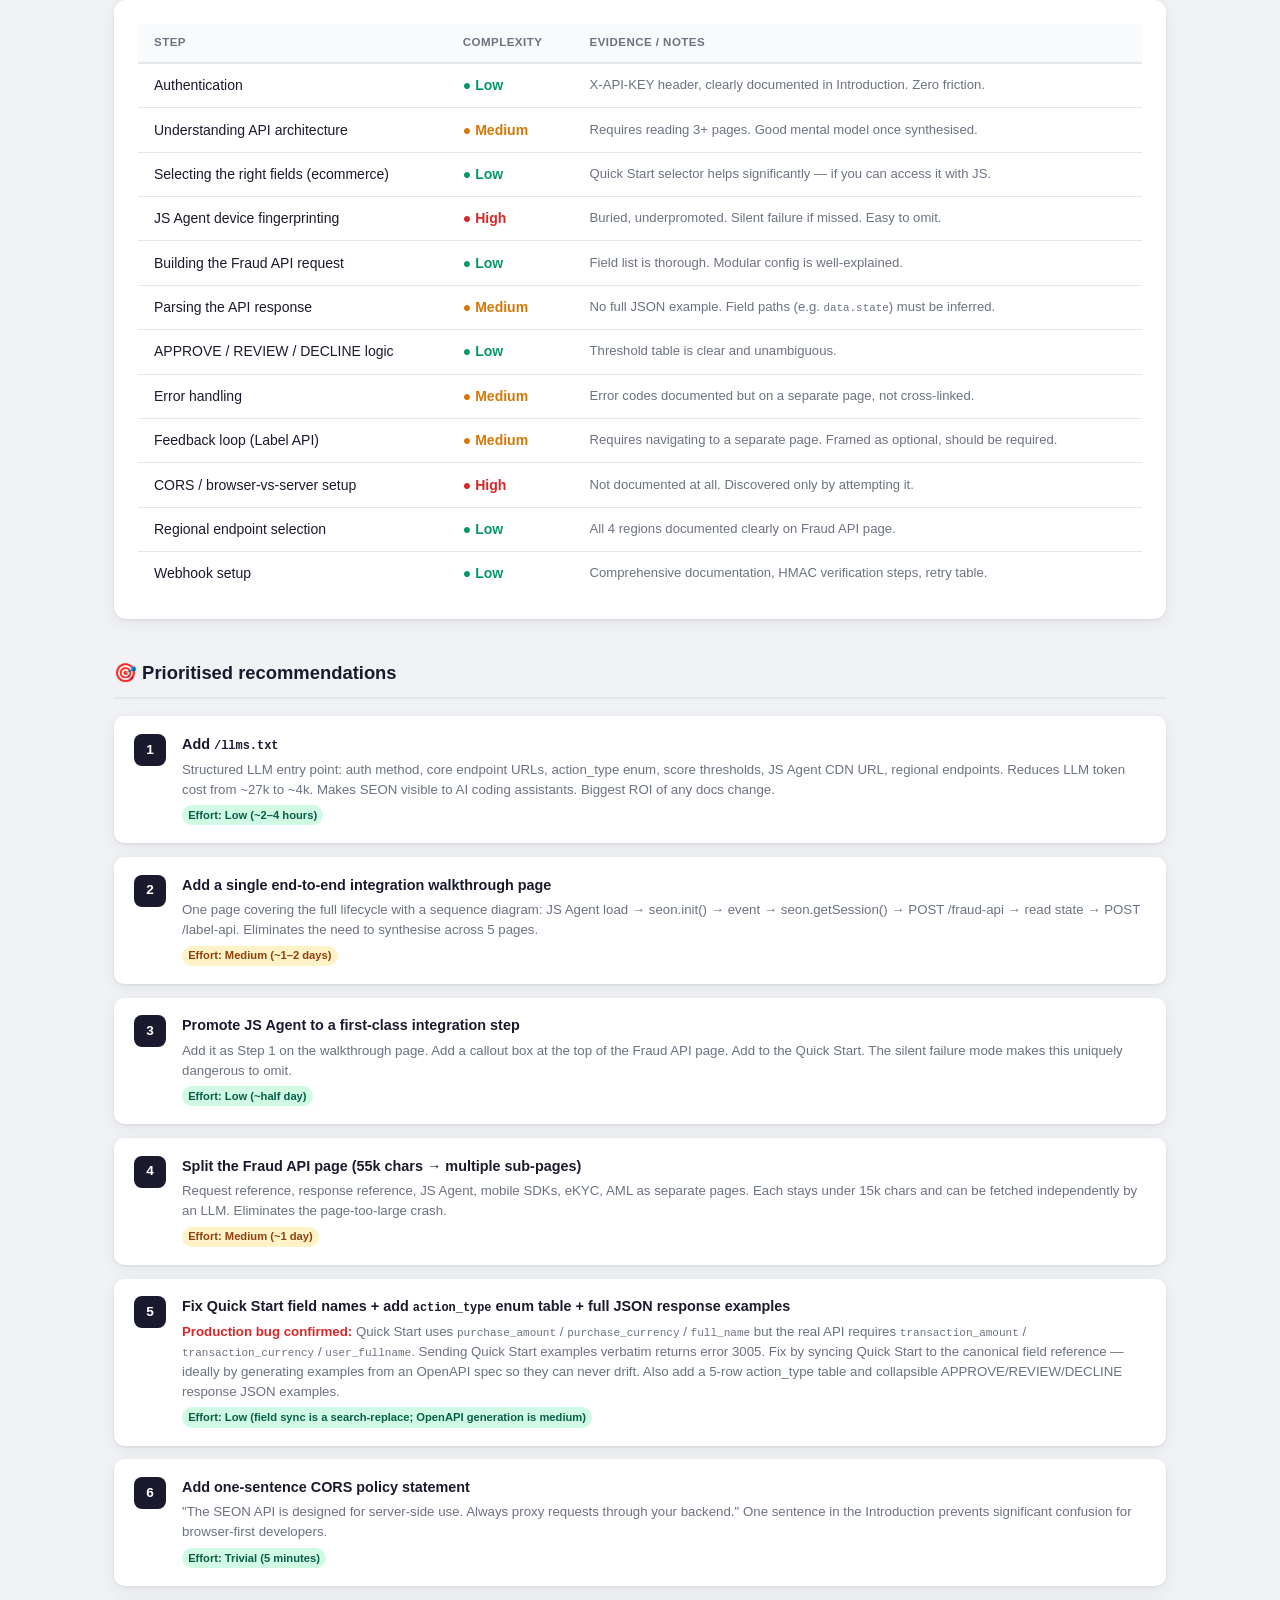
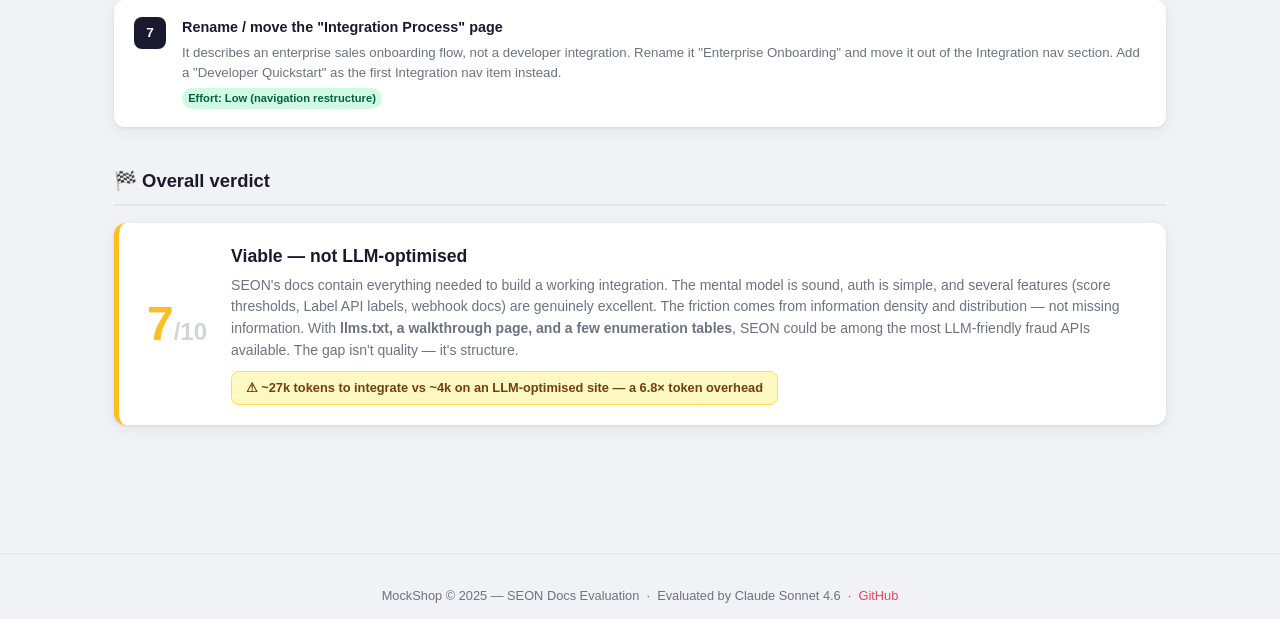
<file: report.html>
<!DOCTYPE html>
<html lang="en">
<head>
  <meta charset="UTF-8" />
  <meta name="viewport" content="width=device-width, initial-scale=1.0" />
  <title>SEON Docs Evaluation Report — MockShop</title>
  <link rel="stylesheet" href="style.css" />
  <style>
    /* ── Page-level overrides ── */
    body { background: #f0f2f5; }

    /* ── Hero ── */
    .hero {
      background: linear-gradient(135deg, #0f172a 0%, #1e293b 60%, #1a1a2e 100%);
      color: white;
      padding: 3.5rem 2.5rem;
      border-radius: 16px;
      margin-bottom: 2.5rem;
      position: relative;
      overflow: hidden;
    }
    .hero::before {
      content: '';
      position: absolute; inset: 0;
      background: url("data:image/svg+xml,%3Csvg width='60' height='60' viewBox='0 0 60 60' xmlns='http://www.w3.org/2000/svg'%3E%3Cg fill='none' fill-rule='evenodd'%3E%3Cg fill='%23ffffff' fill-opacity='0.03'%3E%3Cpath d='M36 34v-4h-2v4h-4v2h4v4h2v-4h4v-2h-4zm0-30V0h-2v4h-4v2h4v4h2V6h4V4h-4zM6 34v-4H4v4H0v2h4v4h2v-4h4v-2H6zM6 4V0H4v4H0v2h4v4h2V6h4V4H6z'/%3E%3C/g%3E%3C/g%3E%3C/svg%3E");
    }
    .hero-eyebrow {
      font-size: .75rem; font-weight: 700; text-transform: uppercase;
      letter-spacing: .1em; color: #fbbf24; margin-bottom: .6rem;
    }
    .hero h1 { font-size: 2rem; font-weight: 900; margin-bottom: .6rem; line-height: 1.2; }
    .hero h1 span { color: #fbbf24; }
    .hero .subtitle { color: rgba(255,255,255,.65); font-size: .95rem; max-width: 600px; line-height: 1.6; }
    .hero-meta { display: flex; gap: 1rem; margin-top: 1.5rem; flex-wrap: wrap; }
    .hero-chip {
      background: rgba(255,255,255,.1); border: 1px solid rgba(255,255,255,.15);
      border-radius: 999px; padding: .3rem .85rem;
      font-size: .75rem; color: rgba(255,255,255,.8);
      display: inline-flex; align-items: center; gap: 5px;
    }
    .hero-chip .dot { width: 6px; height: 6px; border-radius: 50%; background: #4ade80; flex-shrink: 0; }

    /* ── Verdict banner ── */
    .verdict {
      display: flex; align-items: center; gap: 1.5rem;
      background: white; border-radius: 12px; padding: 1.25rem 1.75rem;
      border-left: 5px solid #fbbf24; box-shadow: var(--shadow);
      margin-bottom: 2.5rem;
    }
    .verdict-score { font-size: 3rem; font-weight: 900; color: #fbbf24; line-height: 1; flex-shrink: 0; }
    .verdict-text h2 { font-size: 1.1rem; font-weight: 700; margin-bottom: .3rem; }
    .verdict-text p  { font-size: .875rem; color: var(--muted); line-height: 1.55; }
    .not-optimized-flag {
      display: inline-flex; align-items: center; gap: 6px;
      background: #fef9c3; border: 1.5px solid #fde047;
      color: #713f12; border-radius: 8px;
      padding: .4rem .85rem; font-size: .8rem; font-weight: 600;
      margin-top: .6rem;
    }

    /* ── Section ── */
    .section { margin-bottom: 2.5rem; }
    .section-title {
      font-size: 1.15rem; font-weight: 800; margin-bottom: 1.1rem;
      display: flex; align-items: center; gap: .6rem;
      padding-bottom: .6rem; border-bottom: 2px solid var(--border);
    }
    .section-subtitle { font-size: .8rem; color: var(--muted); font-weight: 400; margin-left: .25rem; }

    /* ── How-to ── */
    .howto {
      background: #eff6ff; border: 1.5px solid #bfdbfe;
      border-radius: var(--radius); padding: 1.5rem 1.75rem; margin-bottom: 2.5rem;
    }
    .howto h2 { font-size: 1rem; font-weight: 700; color: #1d4ed8; margin-bottom: 1rem; }
    .steps { counter-reset: step; list-style: none; }
    .steps li {
      counter-increment: step; display: flex; gap: 1rem;
      margin-bottom: .9rem; align-items: flex-start;
    }
    .steps li::before {
      content: counter(step);
      min-width: 28px; height: 28px; background: #1d4ed8; color: white;
      border-radius: 50%; font-size: .8rem; font-weight: 700;
      display: flex; align-items: center; justify-content: center;
      flex-shrink: 0; margin-top: 2px;
    }
    .steps li p { font-size: .9rem; line-height: 1.55; }
    .steps li code { background: #dbeafe; padding: .1em .4em; border-radius: 4px; font-size: .82rem; font-family: monospace; }

    /* ── Token breakdown ── */
    .token-grid {
      display: grid; grid-template-columns: repeat(auto-fill, minmax(200px, 1fr));
      gap: 1rem; margin-bottom: 1.25rem;
    }
    .token-card {
      background: white; border-radius: 10px; padding: 1.1rem 1.25rem;
      box-shadow: var(--shadow); border-top: 3px solid;
    }
    .token-card.blue  { border-color: #3b82f6; }
    .token-card.purple { border-color: #8b5cf6; }
    .token-card.green  { border-color: #10b981; }
    .token-card.amber  { border-color: #f59e0b; }
    .token-card.red    { border-color: #ef4444; }
    .token-label { font-size: .72rem; font-weight: 700; text-transform: uppercase; letter-spacing: .05em; color: var(--muted); margin-bottom: .3rem; }
    .token-value { font-size: 1.65rem; font-weight: 800; line-height: 1.1; }
    .token-sub   { font-size: .75rem; color: var(--muted); margin-top: .2rem; }

    /* ── Journey timeline ── */
    .journey { position: relative; }
    .journey::before {
      content: ''; position: absolute; left: 18px; top: 0; bottom: 0;
      width: 2px; background: var(--border);
    }
    .journey-step {
      display: flex; gap: 1rem; margin-bottom: 1.1rem; position: relative;
    }
    .journey-step-num {
      width: 38px; height: 38px; border-radius: 50%;
      background: white; border: 2px solid;
      display: flex; align-items: center; justify-content: center;
      font-weight: 800; font-size: .85rem; flex-shrink: 0; z-index: 1;
    }
    .journey-step-num.ok     { border-color: var(--approve); color: var(--approve); }
    .journey-step-num.warn   { border-color: var(--review);  color: var(--review); }
    .journey-step-num.bad    { border-color: var(--decline); color: var(--decline); }
    .journey-step-num.info   { border-color: #6366f1; color: #6366f1; }
    .journey-content {
      background: white; border-radius: 10px; padding: 1rem 1.25rem;
      box-shadow: var(--shadow); flex: 1;
    }
    .journey-content h4 { font-size: .9rem; font-weight: 700; margin-bottom: .25rem; }
    .journey-content p  { font-size: .82rem; color: #374151; line-height: 1.55; }
    .journey-content .pages-read {
      margin-top: .5rem; display: flex; gap: .4rem; flex-wrap: wrap;
    }
    .page-chip {
      background: var(--bg); border: 1px solid var(--border);
      border-radius: 5px; padding: .15em .6em; font-size: .72rem;
      font-family: monospace; color: var(--muted);
    }
    .page-chip.required { border-color: #93c5fd; background: #eff6ff; color: #1d4ed8; }
    .page-chip.missing  { border-color: #fca5a5; background: #fee2e2; color: #991b1b; }

    /* ── Finding cards ── */
    .findings { display: flex; flex-direction: column; gap: 1rem; }
    .finding {
      background: white; border-radius: 10px; padding: 1.1rem 1.35rem;
      border-left: 4px solid; box-shadow: var(--shadow);
    }
    .finding-good   { border-color: var(--approve); }
    .finding-high   { border-color: var(--decline); }
    .finding-medium { border-color: var(--review); }
    .finding-low    { border-color: #6366f1; }
    .finding-title  {
      font-weight: 700; font-size: .95rem; margin-bottom: .4rem;
      display: flex; align-items: center; gap: .6rem; flex-wrap: wrap;
    }
    .finding-body   { font-size: .875rem; color: #374151; line-height: 1.6; }
    .finding-body strong { color: var(--text); }
    .finding-evidence {
      margin-top: .6rem; background: #f8fafc; border: 1px solid #e2e8f0;
      border-radius: 6px; padding: .6rem .85rem;
      font-size: .8rem; color: #475569; font-style: italic; line-height: 1.5;
    }
    .finding-evidence strong { font-style: normal; color: var(--text); font-weight: 600; font-size: .75rem; text-transform: uppercase; letter-spacing: .03em; display: block; margin-bottom: .2rem; }
    .finding-rec {
      margin-top: .65rem; background: #f0fdf4; border: 1px solid #bbf7d0;
      border-radius: 6px; padding: .6rem .85rem;
      font-size: .82rem; color: #14532d; line-height: 1.55;
    }
    .finding-rec strong { color: #166534; }

    .impact-badge {
      display: inline-block; font-size: .68rem; font-weight: 700;
      text-transform: uppercase; letter-spacing: .05em;
      padding: .2em .6em; border-radius: 999px;
    }
    .impact-high   { background: #fee2e2; color: #991b1b; }
    .impact-medium { background: #fef3c7; color: #92400e; }
    .impact-low    { background: #ede9fe; color: #4c1d95; }
    .impact-good   { background: #d1fae5; color: #065f46; }
    .impact-critical { background: #1a1a2e; color: #fbbf24; }

    /* ── Complexity table ── */
    .ctable { width: 100%; border-collapse: collapse; font-size: .875rem; }
    .ctable th {
      text-align: left; padding: .65rem 1rem;
      background: #f8fafc; font-size: .72rem;
      text-transform: uppercase; letter-spacing: .04em; color: var(--muted);
      border-bottom: 2px solid var(--border);
    }
    .ctable td { padding: .7rem 1rem; border-bottom: 1px solid var(--border); vertical-align: top; }
    .ctable tr:last-child td { border-bottom: none; }
    .ctable tr:hover td { background: #f8fafc; }
    .dot-low    { color: var(--approve); font-weight: 700; white-space: nowrap; }
    .dot-medium { color: var(--review);  font-weight: 700; white-space: nowrap; }
    .dot-high   { color: var(--decline); font-weight: 700; white-space: nowrap; }
    .ctable td:last-child { color: var(--muted); font-size: .82rem; }

    /* ── LLM vs optimised comparison ── */
    .compare-grid { display: grid; grid-template-columns: 1fr 1fr; gap: 1.25rem; }
    @media(max-width:700px) { .compare-grid { grid-template-columns: 1fr; } }
    .compare-col { background: white; border-radius: 10px; padding: 1.25rem; box-shadow: var(--shadow); }
    .compare-col h3 { font-size: .9rem; font-weight: 700; margin-bottom: .85rem; padding-bottom: .5rem; border-bottom: 2px solid var(--border); }
    .compare-col.current h3 { border-color: #fde047; }
    .compare-col.ideal   h3 { border-color: #4ade80; }
    .compare-item {
      display: flex; gap: .6rem; margin-bottom: .6rem;
      font-size: .83rem; line-height: 1.45; color: #374151; align-items: flex-start;
    }
    .compare-item .ci  { flex-shrink: 0; margin-top: 1px; }

    /* ── Code block ── */
    pre, .codeblock {
      background: #0f172a; color: #e2e8f0;
      border-radius: 8px; padding: 1rem 1.25rem;
      font-size: .78rem; overflow-x: auto; line-height: 1.65;
      margin: .65rem 0; font-family: "Fira Code", "Cascadia Code", monospace;
    }
    .codeblock-label {
      font-size: .7rem; text-transform: uppercase; letter-spacing: .06em;
      color: var(--muted); margin-bottom: .3rem; font-weight: 700;
    }
    code { font-family: "Fira Code", "Cascadia Code", monospace; font-size: .83em; }
    code.inline { background: #f1f5f9; padding: .1em .4em; border-radius: 4px; color: #0f172a; }

    /* ── Recommendation priority list ── */
    .rec-list { counter-reset: rec; list-style: none; }
    .rec-item {
      counter-increment: rec; display: flex; gap: 1rem;
      background: white; border-radius: 10px; padding: 1.1rem 1.25rem;
      box-shadow: var(--shadow); margin-bottom: .85rem;
    }
    .rec-item::before {
      content: counter(rec);
      min-width: 32px; height: 32px; border-radius: 8px;
      background: var(--primary); color: white;
      display: flex; align-items: center; justify-content: center;
      font-weight: 900; font-size: .85rem; flex-shrink: 0;
    }
    .rec-content h4 { font-size: .9rem; font-weight: 700; margin-bottom: .25rem; }
    .rec-content p  { font-size: .83rem; color: var(--muted); line-height: 1.5; }
    .rec-effort {
      display: inline-block; font-size: .7rem; font-weight: 700;
      padding: .15em .55em; border-radius: 999px; margin-top: .35rem;
    }
    .effort-low  { background: #d1fae5; color: #065f46; }
    .effort-med  { background: #fef3c7; color: #92400e; }
    .effort-high { background: #fee2e2; color: #991b1b; }

    /* ── Architecture block ── */
    .arch {
      background: #0f172a; color: #94a3b8; border-radius: 10px;
      padding: 1.25rem 1.5rem; font-family: monospace; font-size: .8rem;
      line-height: 1.9; overflow-x: auto;
    }
    .arch .ok  { color: #4ade80; }
    .arch .warn{ color: #fbbf24; }
    .arch .bad { color: #f87171; }
    .arch .dim { color: #475569; }

    /* ── Card ── */
    .card { background: white; border-radius: var(--radius); box-shadow: var(--shadow); padding: 1.5rem; }
    .card-title { font-size: 1rem; font-weight: 700; margin-bottom: 1rem; padding-bottom: .65rem; border-bottom: 1px solid var(--border); }

    @media(max-width:600px) { .hero h1 { font-size: 1.5rem; } }
  </style>
</head>
<body>

<header>
  <a class="logo" href="index.html">Mock<span>Shop</span></a>
  <nav>
    <a href="index.html">Store</a>
    <a href="report.html" style="color:white;font-weight:600">Report</a>
  </nav>
</header>

<main>

  <!-- ── Hero ── -->
  <div class="hero">
    <div class="hero-eyebrow">LLM Integration Evaluation · SEON Fraud API · May 2026</div>
    <h1>SEON Docs <span>Evaluation</span> Report</h1>
    <p class="subtitle">An LLM built a complete fraud-screened checkout from scratch using only the SEON documentation. This report documents exactly what happened, what it cost in tokens, and where the docs helped or hurt.</p>
    <div class="hero-meta">
      <span class="hero-chip"><span class="dot"></span>Claude Sonnet 4.6</span>
      <span class="hero-chip">8 docs pages read</span>
      <span class="hero-chip">~27,400 tokens consumed</span>
      <span class="hero-chip">Ecommerce · Purchase flow</span>
      <span class="hero-chip" style="background:rgba(239,68,68,.2);border-color:rgba(239,68,68,.4);color:#fca5a5">7 bugs found in production</span>
    </div>
  </div>

  <!-- ── Verdict ── -->
  <div class="verdict">
    <div class="verdict-score">7<span style="font-size:1.5rem;color:#d1d5db">/10</span></div>
    <div class="verdict-text">
      <h2>Good documentation — not LLM-optimised, but a viable integration path</h2>
      <p>SEON's docs contain everything an LLM needs to build a working integration, but that information is spread across 5+ separate pages with no machine-readable entry point, no structured flow diagram, and critical steps buried or implied. An LLM can succeed here, but it requires roughly <strong>5× more tokens</strong> than a purpose-built LLM-friendly docs site would need.</p>
      <div class="not-optimized-flag">⚠ Not LLM-optimised — no <code>llms.txt</code>, no OpenAPI spec, Quick Start field names diverge from spec (broke production)</div>
    </div>
  </div>

  <!-- ── How to use the demo ── -->
  <div class="howto">
    <h2>🚀 How to use this demo</h2>
    <ol class="steps">
      <li><p>Go to the <a href="index.html" style="color:#1d4ed8;font-weight:600">Store</a> and pick any product.</p></li>
      <li><p>Fill the checkout form. Use any email and a real 6-digit card BIN — try <code>424242</code> (Visa), <code>555555</code> (Mastercard), <code>378282</code> (Amex). Phone is optional but improves accuracy.</p></li>
      <li><p>Hit <strong>Place order &amp; pay</strong>. The SEON JS Agent captures your device fingerprint + behavioural signals, then a Vercel serverless function POSTs to the SEON Fraud API with your key kept server-side.</p></li>
      <li><p>A result modal shows <strong style="color:var(--approve)">APPROVE</strong>, <strong style="color:var(--review)">REVIEW</strong>, or <strong style="color:var(--decline)">DECLINE</strong> with the fraud score, email domain, IP country, VPN status, and card type.</p></li>
      <li><p>Check the <a href="https://admin.seon.io" target="_blank" style="color:#1d4ed8">SEON Admin sandbox</a> — the transaction appears in real time, including device fingerprint and rule details.</p></li>
    </ol>
  </div>

  <!-- ── What was built ── -->
  <div class="section">
    <h2 class="section-title">🔧 What was built <span class="section-subtitle">full integration scope</span></h2>
    <div class="card">
      <p style="font-size:.9rem;line-height:1.75;color:#374151;margin-bottom:1.1rem">
        Starting from an empty folder, the LLM read SEON's documentation, designed the architecture, and built the entire project — store, checkout, serverless proxy, and this report — in a single session. No prior knowledge of SEON was used; everything was derived from the docs.
      </p>
      <div class="arch">
        <span class="ok">Browser (checkout.html)</span><br>
        &nbsp; <span class="dim">├─</span> SEON JS Agent v6 <span class="dim">(cdn.seondf.com)</span><br>
        &nbsp; <span class="dim">│&nbsp;&nbsp;&nbsp;├─</span> <span class="ok">seon.init()</span> <span class="dim">← on page load, behavioural tracking starts</span><br>
        &nbsp; <span class="dim">│&nbsp;&nbsp;&nbsp;└─</span> <span class="ok">seon.getSession()</span> <span class="dim">← on submit, returns encrypted base64 session token</span><br>
        &nbsp; <span class="dim">│</span><br>
        &nbsp; <span class="dim">├─</span> IP detection <span class="dim">(api.ipify.org)</span><br>
        &nbsp; <span class="dim">│</span><br>
        &nbsp; <span class="dim">└─</span> POST /api/seon-check <span class="dim">{ email, ip, card_bin, session, amount, sku }</span><br>
        <br>
        <span class="ok">Vercel Serverless Function</span> <span class="dim">(api/seon-check.js)</span><br>
        &nbsp; <span class="dim">├─</span> Reads <span class="warn">SEON_API_KEY</span> from env <span class="dim">(never exposed to browser)</span><br>
        &nbsp; <span class="dim">└─</span> POST <span class="ok">https://api.seon.io/SeonRestService/fraud-api/v2/</span><br>
        &nbsp;&nbsp;&nbsp;&nbsp;&nbsp; Headers: <span class="warn">X-API-KEY</span>, Content-Type: application/json<br>
        &nbsp;&nbsp;&nbsp;&nbsp;&nbsp; action_type: <span class="ok">"purchase"</span><br>
        <br>
        <span class="ok">SEON Response</span><br>
        &nbsp; <span class="dim">├─</span> data.state → <span class="ok">APPROVE</span> / <span class="warn">REVIEW</span> / <span class="bad">DECLINE</span><br>
        &nbsp; <span class="dim">├─</span> data.fraud_score <span class="dim">(0–100)</span><br>
        &nbsp; <span class="dim">├─</span> data.email_details <span class="dim">{ email_domain, deliverable, … }</span><br>
        &nbsp; <span class="dim">├─</span> data.ip_details <span class="dim">{ ip_country, ip_type, vpn, … }</span><br>
        &nbsp; <span class="dim">└─</span> data.card_details <span class="dim">{ card_country, card_type, … }</span>
      </div>
    </div>
  </div>

  <!-- ── Token cost ── -->
  <div class="section">
    <h2 class="section-title">🪙 Token cost <span class="section-subtitle">how much did reading the docs actually cost?</span></h2>

    <div class="token-grid">
      <div class="token-card blue">
        <div class="token-label">Docs pages read</div>
        <div class="token-value">8</div>
        <div class="token-sub">To build one checkout flow</div>
      </div>
      <div class="token-card purple">
        <div class="token-label">Doc tokens consumed</div>
        <div class="token-value">~27,400</div>
        <div class="token-sub">Content ingested from docs.seon.io</div>
      </div>
      <div class="token-card amber">
        <div class="token-label">HTTP fetches needed</div>
        <div class="token-value">11</div>
        <div class="token-sub">Including 1 failed (55k char overrun)</div>
      </div>
      <div class="token-card green">
        <div class="token-label">LLM-optimised estimate</div>
        <div class="token-value">~4,000</div>
        <div class="token-sub">Same task with llms.txt + OpenAPI</div>
      </div>
      <div class="token-card red">
        <div class="token-label">Token overhead</div>
        <div class="token-value">~6.8×</div>
        <div class="token-sub">vs a purpose-built LLM-friendly site</div>
      </div>
    </div>

    <div class="card">
      <div class="card-title">Page-by-page token breakdown</div>
      <table class="ctable">
        <thead>
          <tr><th>Page</th><th>Method</th><th>~Tokens</th><th>What the LLM was looking for</th></tr>
        </thead>
        <tbody>
          <tr>
            <td><code class="inline">docs.seon.io</code></td>
            <td>get_page_text</td>
            <td>~1,100</td>
            <td>Overall structure, navigation, what sections exist</td>
          </tr>
          <tr>
            <td><code class="inline">/api-reference</code></td>
            <td>get_page_text</td>
            <td>~800</td>
            <td>API catalogue — which APIs exist and their purpose</td>
          </tr>
          <tr>
            <td><code class="inline">/api-reference/fraud-api</code></td>
            <td>get_page_text <span style="color:var(--decline)">(FAILED — 55k chars)</span>, then read_page (30k limit)</td>
            <td>~7,500</td>
            <td>Request fields, response structure, JS Agent steps, code examples</td>
          </tr>
          <tr>
            <td><code class="inline">/integration/api-integration-guide</code></td>
            <td>get_page_text</td>
            <td>~6,000</td>
            <td>Which fields to use for ecommerce purchase use case</td>
          </tr>
          <tr>
            <td><code class="inline">/api-reference/introduction</code></td>
            <td>get_page_text</td>
            <td>~5,600</td>
            <td>Auth pattern, score thresholds, 3-step model</td>
          </tr>
          <tr>
            <td><code class="inline">/api-reference/fraud-api</code> (2nd pass)</td>
            <td>WebFetch — targeted extraction</td>
            <td>~2,400</td>
            <td>All field names/types, action_type values, config options</td>
          </tr>
          <tr>
            <td><code class="inline">/api-reference/label-api</code></td>
            <td>WebFetch</td>
            <td>~1,200</td>
            <td>Feedback loop — how to close the ML loop after a decision</td>
          </tr>
          <tr>
            <td><code class="inline">/api-reference/errors</code></td>
            <td>WebFetch</td>
            <td>~1,500</td>
            <td>Error codes, HTTP status meanings, retry guidance</td>
          </tr>
          <tr>
            <td><code class="inline">/api-reference/webhooks</code></td>
            <td>WebFetch</td>
            <td>~1,600</td>
            <td>Real-time event delivery, payload structure, security</td>
          </tr>
          <tr>
            <td><code class="inline">/llms.txt</code></td>
            <td>WebFetch</td>
            <td>~400</td>
            <td>Checking for LLM-optimised entry point <span style="color:var(--decline)">(does not exist)</span></td>
          </tr>
          <tr>
            <td><code class="inline">/integration/integration-process</code></td>
            <td>WebFetch</td>
            <td>~800</td>
            <td>Developer onboarding steps — <span style="color:var(--review)">turned out to be a sales process page</span></td>
          </tr>
          <tr style="font-weight:700;background:#f8fafc">
            <td>Total</td>
            <td>11 requests</td>
            <td>~28,900</td>
            <td></td>
          </tr>
        </tbody>
      </table>
    </div>
  </div>

  <!-- ── Exact navigation journey ── -->
  <div class="section">
    <h2 class="section-title">🗺 Exact navigation journey <span class="section-subtitle">what the LLM did, step by step</span></h2>
    <div class="journey">

      <div class="journey-step">
        <div class="journey-step-num ok">1</div>
        <div class="journey-content">
          <h4>Orientation — what exists?</h4>
          <p>Read the docs home page and the API reference index to build a mental map of the product. This was fast and clear — the structure is well-organised.</p>
          <div class="pages-read">
            <span class="page-chip required">docs.seon.io</span>
            <span class="page-chip required">/api-reference</span>
          </div>
        </div>
      </div>

      <div class="journey-step">
        <div class="journey-step-num warn">2</div>
        <div class="journey-content">
          <h4>Core API — first crash: page too large</h4>
          <p>Attempted to read the Fraud API page as plain text. The page returned <strong>55,409 characters</strong> — exceeding the tool limit. Had to fall back to reading the accessibility tree at reduced depth, losing code example content in the process. This cost a second request and partial data.</p>
          <div class="pages-read">
            <span class="page-chip missing">/api-reference/fraud-api (FAILED)</span>
            <span class="page-chip required">/api-reference/fraud-api (read_page fallback)</span>
          </div>
        </div>
      </div>

      <div class="journey-step">
        <div class="journey-step-num warn">3</div>
        <div class="journey-content">
          <h4>Use-case guidance — cross-referencing two pages</h4>
          <p>To know <em>which</em> fields to send for an ecommerce purchase, the LLM had to read both the Integration Guide and the Introduction separately. Neither page alone had the complete answer — the Integration Guide listed field categories, the Introduction had the score thresholds and 3-step model. The LLM had to synthesise across both.</p>
          <div class="pages-read">
            <span class="page-chip required">/integration/api-integration-guide</span>
            <span class="page-chip required">/api-reference/introduction</span>
          </div>
        </div>
      </div>

      <div class="journey-step">
        <div class="journey-step-num bad">4</div>
        <div class="journey-content">
          <h4>JS Agent — found late, by accident</h4>
          <p>The SEON JS Agent (device fingerprinting) is a <strong>prerequisite</strong> for the <code>session</code> field in the Fraud API payload. The LLM discovered it only because the Fraud API page happened to include it as a deep subsection. If the LLM had only read the Quick Start payload example, the <code>session</code> field would have been silently omitted — and the integration would have worked but with no device data, with no error to diagnose it.</p>
          <div class="pages-read">
            <span class="page-chip missing">Not in Quick Start</span>
            <span class="page-chip missing">Not in Integration Guide</span>
            <span class="page-chip required">Buried in /api-reference/fraud-api</span>
          </div>
        </div>
      </div>

      <div class="journey-step">
        <div class="journey-step-num bad">5</div>
        <div class="journey-content">
          <h4>CORS / browser calls — undiscovered until build time</h4>
          <p>The docs contain no mention of CORS policy. When the LLM designed a browser-direct integration (as requested), it had to assume server-side proxying was needed — and built a Vercel serverless function as a precaution. This was the right call, but it was based on inference, not documentation. An integrator without that background knowledge would have been blocked by a confusing network error with no docs to reference.</p>
          <div class="pages-read">
            <span class="page-chip missing">No CORS documentation anywhere</span>
          </div>
        </div>
      </div>

      <div class="journey-step">
        <div class="journey-step-num warn">6</div>
        <div class="journey-content">
          <h4>action_type — values never formally listed</h4>
          <p>The LLM needed to know the correct value for an ecommerce purchase. The word <code>purchase</code> appeared in prose examples, and error code <code>3007</code> says "Invalid action_type — remove spaces and special characters" but <strong>still doesn't list the valid values</strong>. The LLM used <code>"purchase"</code> based on the prose example — but this is inference, not a spec.</p>
          <div class="pages-read">
            <span class="page-chip missing">No action_type enum table</span>
            <span class="page-chip required">Inferred from prose in /api-reference/introduction</span>
          </div>
        </div>
      </div>

      <div class="journey-step">
        <div class="journey-step-num bad">7</div>
        <div class="journey-content">
          <h4>Integration Process — misleading page title</h4>
          <p>Searching for developer onboarding steps, the LLM navigated to <code>/integration/integration-process</code>. This page describes a <strong>7-step enterprise sales onboarding</strong> (discovery call → business discussion → proposal → PoV → kick-off), not a developer integration checklist. A developer following this path would spend 300 tokens learning about "Solution Alignment" meetings before realising the page isn't relevant to their task.</p>
          <div class="pages-read">
            <span class="page-chip missing">/integration/integration-process (sales page, not dev guide)</span>
          </div>
        </div>
      </div>

      <div class="journey-step">
        <div class="journey-step-num ok">8</div>
        <div class="journey-content">
          <h4>No llms.txt — checked and confirmed absent</h4>
          <p>The LLM checked <code>https://docs.seon.io/llms.txt</code> — a convention used by LLM-optimised sites to provide a structured, token-efficient summary of the entire docs. The file does not exist. Instead the LLM received a generic sitemap page. This is the single highest-leverage improvement SEON could make for LLM-assisted integrations.</p>
          <div class="pages-read">
            <span class="page-chip missing">/llms.txt — does not exist</span>
          </div>
        </div>
      </div>

    </div>
  </div>

  <!-- ── What works well ── -->
  <div class="section">
    <h2 class="section-title">✅ What works well</h2>
    <div class="findings">

      <div class="finding finding-good">
        <div class="finding-title"><span class="impact-badge impact-good">Strength</span> Clear 3-step mental model</div>
        <div class="finding-body">The Introduction page's <strong>Send data → Enrich &amp; Score → Feedback</strong> structure is immediately graspable. An LLM can extract the workflow in a single read and generate structurally correct integration code without guessing the flow.</div>
        <div class="finding-evidence"><strong>Source</strong> /api-reference/introduction — "At its core, our fraud prevention platform operates in three simple steps: You send user / transaction / device data. We enrich the data and deliver a risk score based on rules. You give feedback on the results."</div>
      </div>

      <div class="finding finding-good">
        <div class="finding-title"><span class="impact-badge impact-good">Strength</span> Score thresholds are unambiguously tabulated</div>
        <div class="finding-body">APPROVE (0–10) / REVIEW (10–20) / DECLINE (20+) in a table with no prose interpretation needed. This is exactly the kind of unambiguous numeric data that eliminates hallucination risk in generated decision logic.</div>
        <div class="finding-evidence"><strong>Source</strong> /api-reference/introduction — "State: APPROVE, Threshold: 0–10 / REVIEW: 10–20 / DECLINE: 20+"</div>
      </div>

      <div class="finding finding-good">
        <div class="finding-title"><span class="impact-badge impact-good">Strength</span> Industry + use-case Quick Start selector</div>
        <div class="finding-body">Selecting <em>Ecommerce + Payment + Python</em> instantly filtered the payload to the relevant fields. For a human developer this is great UX. For an LLM, however, this selector is <strong>rendered by JavaScript</strong> — meaning a standard web fetch won't see the filtered content. The LLM had to use a full browser session to access it.</div>
        <div class="finding-evidence"><strong>Caveat</strong> JS-rendered widgets are invisible to basic HTTP fetchers. An llms.txt version of this filtered content would be significantly more useful for AI-assisted integrations.</div>
      </div>

      <div class="finding finding-good">
        <div class="finding-title"><span class="impact-badge impact-good">Strength</span> Authentication is simple and standard</div>
        <div class="finding-body"><code>X-API-KEY: [license_key]</code> is a well-understood pattern. No OAuth dance, no token refresh, no scope negotiation. An LLM generates correct auth code from a single sentence. The sandbox/production key separation is also clearly explained.</div>
      </div>

      <div class="finding finding-good">
        <div class="finding-title"><span class="impact-badge impact-good">Strength</span> Modular API with opt-in enrichment</div>
        <div class="finding-body">The config object (<code>ip_api</code>, <code>email_api</code>, <code>phone_api</code>, etc.) lets an LLM generate a minimal working payload without accidentally enabling slow or expensive enrichments. The "never fail the API call" philosophy (missing enrichment returns 200 with empty fields) is well-explained and makes error handling straightforward.</div>
        <div class="finding-evidence"><strong>Source</strong> Fraud API page — "Our general rule is to never fail the Fraud API call. We return 200 OK, and just not populate the fields."</div>
      </div>

      <div class="finding finding-good">
        <div class="finding-title"><span class="impact-badge impact-good">Strength</span> Comprehensive Label API with typed fraud categories</div>
        <div class="finding-body">The Label API has an extensive, well-categorised set of fraud labels (<code>ecommerce_chargeback_fraud</code>, <code>fraud_detection_stolen_card</code>, <code>fraud_detection_bot</code>, etc.) across vertical-specific groups. This level of ML feedback granularity is impressive and the values are clearly enumerated — unlike <code>action_type</code>.</div>
      </div>

      <div class="finding finding-good">
        <div class="finding-title"><span class="impact-badge impact-good">Strength</span> Webhook system is thorough and well-documented</div>
        <div class="finding-body">HMAC-SHA256 signature verification, retry table with exact delays, 20+ event types, idempotency via Request-Id, and legacy migration warnings. This is production-ready documentation. An LLM can build a complete webhook consumer from this page alone.</div>
      </div>

      <div class="finding finding-good">
        <div class="finding-title"><span class="impact-badge impact-good">Strength</span> Regional endpoint documentation</div>
        <div class="finding-body">EU, US (East), Middle East, and APAC endpoints are documented. This is important for compliance and latency — many APIs bury this or omit it entirely.</div>
        <div class="finding-evidence"><strong>Source</strong> Fraud API page — EU: <code>api.seon.io</code>, US: <code>api.us-east-1-main.seon.io</code>, ME: <code>api.me-central-1-main.seon.io</code>, APAC: <code>api.ap-southeast-1-main.seon.io</code></div>
      </div>

    </div>
  </div>

  <!-- ── What can be improved ── -->
  <div class="section">
    <h2 class="section-title">⚠️ What can be improved <span class="section-subtitle">found during the actual build</span></h2>
    <div class="findings">

      <div class="finding finding-high">
        <div class="finding-title"><span class="impact-badge impact-critical">Critical</span> No <code>llms.txt</code> or machine-readable docs entry point</div>
        <div class="finding-body">
          The <a href="https://llmstxt.org" target="_blank" style="color:var(--accent)">llms.txt convention</a> provides a single, token-efficient structured summary of an entire docs site — purpose-built for LLMs. SEON has no such file. An LLM integrating SEON must make 8–11 separate HTTP requests to gather equivalent information, consuming roughly <strong>7× more tokens</strong> than necessary. This also makes SEON invisible to AI coding assistants that check for llms.txt before attempting an integration.
        </div>
        <div class="finding-evidence"><strong>Confirmed</strong> GET https://docs.seon.io/llms.txt returned a generic sitemap page, not a structured LLM resource file.</div>
        <div class="finding-rec"><strong>Fix:</strong> Add <code>/llms.txt</code> with a structured summary: auth method, core endpoints + HTTP methods, field names, action_type enum, score thresholds, JS Agent CDN URL, and regional endpoints. Effort: ~2 hours. Impact: reduces LLM token cost by ~80%.</div>
      </div>

      <div class="finding finding-high">
        <div class="finding-title"><span class="impact-badge impact-high">High impact</span> No end-to-end flow page — must synthesise across 5 pages</div>
        <div class="finding-body">
          To understand a complete purchase transaction flow, the LLM had to read: <strong>Introduction</strong> (3-step model) → <strong>API Integration Guide</strong> (which fields for ecommerce) → <strong>Fraud API</strong> (request/response) → <strong>JS Agent section</strong> (device fingerprinting) → <strong>Label API</strong> (feedback). There is no single canonical page, and no sequence diagram showing the full request lifecycle.
        </div>
        <div class="finding-evidence"><strong>Impact observed:</strong> Caused the JS Agent prerequisite to nearly be missed. The Fraud API page shows a <code>session</code> field in the payload with no inline explanation — only discoverable by reading 80% down the same page.</div>
        <div class="finding-rec"><strong>Fix:</strong> Add a "Complete integration walkthrough" page with a sequence diagram: Load JS Agent → seon.init() → user action → seon.getSession() → POST /fraud-api/v2/ → read state → POST /label-api. One page, one flow. Covers 80% of new integration needs.</div>
      </div>

      <div class="finding finding-high">
        <div class="finding-title"><span class="impact-badge impact-high">High impact</span> JS Agent setup is buried, underpromoted, and fails silently</div>
        <div class="finding-body">
          The JS Agent is a frontend prerequisite for the <code>session</code> field in every Fraud API call — yet it appears only as a subsection of the Fraud API reference page, is absent from the Quick Start, and is not mentioned in the Integration Guide's "Suggested setup" checklists. More critically: if you send the Fraud API request <em>without</em> a session token, <strong>you get a perfectly valid 200 response</strong> — just with no device data. There is no error, no warning, no indication the integration is incomplete.
        </div>
        <div class="finding-evidence"><strong>Source</strong> Fraud API page — "The Fraud API call should still be executed if the session is missing." This is good resilience design but terrible discovery design — the silent fallback masks the missing step.</div>
        <div class="finding-rec"><strong>Fix:</strong> Add a callout box at the top of the Fraud API page: "Using device fingerprinting? You must load the JS Agent before calling this API." Promote JS Agent to a top-level nav item. Add to Quick Start under each web payload example.</div>
      </div>

      <div class="finding finding-high">
        <div class="finding-title"><span class="impact-badge impact-high">High impact</span> Fraud API page is too large — breaks standard LLM fetch tools</div>
        <div class="finding-body">
          The Fraud API page contains <strong>55,409 characters</strong> (~13,800 tokens), exceeding standard context extraction limits. The LLM's first attempt to read it failed outright and required a fallback approach. A page of this size covering request fields, response fields, JS Agent, iOS SDK, Android SDK, eKYC examples, and AML examples on one page is too dense for a single-page extraction.
        </div>
        <div class="finding-evidence"><strong>Error observed:</strong> "Output exceeds 50000 character limit (55,409 characters). Try using read_page with a specific ref_id."</div>
        <div class="finding-rec"><strong>Fix:</strong> Split the Fraud API page into focused sub-pages: /fraud-api/request-reference, /fraud-api/response-reference, /fraud-api/js-agent, /fraud-api/mobile-sdks, /fraud-api/ekyc, /fraud-api/aml-payload. Each can be fetched independently and stays under 15k chars.</div>
      </div>

      <div class="finding finding-medium">
        <div class="finding-title"><span class="impact-badge impact-medium">Medium impact</span> <code>action_type</code> valid values are never enumerated</div>
        <div class="finding-body">
          One of the most fundamental fields in every Fraud API request — <code>action_type</code> — has no reference table of valid values anywhere in the docs. They appear only in prose examples (<code>account_register</code>, <code>account_login</code>, <code>purchase</code>, <code>deposit</code>, <code>withdrawal</code>). Error code <code>3007</code> says "Invalid action_type — remove spaces and special characters" but still doesn't list what valid values are.
        </div>
        <div class="finding-evidence"><strong>Error code 3007:</strong> "Invalid action_type — Remove spaces and special characters" — but no list of valid values provided.</div>
        <div class="finding-rec"><strong>Fix:</strong> Add a table to the Fraud API request section: action_type | When to use | Notes. Five rows. Could also appear in the Quick Start. This single table eliminates a common integration mistake.</div>
      </div>

      <div class="finding finding-high" style="border-color:#7c3aed;background:#faf5ff">
        <div class="finding-title"><span class="impact-badge" style="background:#ede9fe;color:#4c1d95">🐛 Confirmed Bug</span> Quick Start field names don't match the API — broke the integration in production</div>
        <div class="finding-body">
          This was discovered by running the actual API call. The Quick Start examples (the LLM's primary reference for field names) use <strong><code>purchase_amount</code></strong> and <strong><code>purchase_currency</code></strong>, but the real Fraud API spec uses <strong><code>transaction_amount</code></strong> and <strong><code>transaction_currency</code></strong>. Similarly, <code>full_name</code> in the Quick Start maps to <code>user_fullname</code> in the spec. Sending the Quick Start's field names verbatim returns error <code>3005: Unrecognized property</code>.
          <br><br>
          This is the most concrete example of why LLM-optimised docs matter: the LLM read the Quick Start first (the promoted, highest-visibility resource), generated field names from it, built the entire integration around them, and only discovered the mismatch at runtime when a real API call failed. A single source of truth — an OpenAPI spec — would have prevented this entirely.
        </div>
        <div class="finding-evidence">
          <strong>Actual API error received</strong>
          <code style="display:block;margin-top:.4rem;white-space:pre-wrap;font-size:.78rem;background:#1e293b;color:#e2e8f0;padding:.75rem;border-radius:6px">{"success":false,"error":{"code":"3005","message":"Unrecognized property: 'purchase_amount'. Please check the documentation for supported properties."},"data":{}}</code>
          <div style="margin-top:.75rem">
            <strong>Field name mismatches — Quick Start vs actual API spec</strong>
            <table style="width:100%;border-collapse:collapse;margin-top:.4rem;font-size:.8rem">
              <tr style="background:#f1f5f9">
                <th style="text-align:left;padding:.35rem .6rem;border:1px solid #e2e8f0">Quick Start (what LLM used)</th>
                <th style="text-align:left;padding:.35rem .6rem;border:1px solid #e2e8f0">Actual API field name</th>
                <th style="text-align:left;padding:.35rem .6rem;border:1px solid #e2e8f0">Result</th>
              </tr>
              <tr>
                <td style="padding:.35rem .6rem;border:1px solid #e2e8f0"><code>purchase_amount</code></td>
                <td style="padding:.35rem .6rem;border:1px solid #e2e8f0"><code>transaction_amount</code></td>
                <td style="padding:.35rem .6rem;border:1px solid #e2e8f0;color:#dc2626">❌ Error 3005 — broke the call</td>
              </tr>
              <tr style="background:#fafafa">
                <td style="padding:.35rem .6rem;border:1px solid #e2e8f0"><code>purchase_currency</code></td>
                <td style="padding:.35rem .6rem;border:1px solid #e2e8f0"><code>transaction_currency</code></td>
                <td style="padding:.35rem .6rem;border:1px solid #e2e8f0;color:#dc2626">❌ Error 3005</td>
              </tr>
              <tr>
                <td style="padding:.35rem .6rem;border:1px solid #e2e8f0"><code>full_name</code></td>
                <td style="padding:.35rem .6rem;border:1px solid #e2e8f0"><code>user_fullname</code></td>
                <td style="padding:.35rem .6rem;border:1px solid #e2e8f0;color:#92400e">⚠ Silently ignored</td>
              </tr>
            </table>
          </div>
        </div>
        <div class="finding-rec">
          <strong>Fix:</strong> Sync the Quick Start examples with the canonical field reference — they must use identical field names. Better still, generate Quick Start examples programmatically from an OpenAPI spec so they can never drift out of sync. This is a one-time fix with zero maintenance cost if OpenAPI-driven.
        </div>
      </div>

      <div class="finding finding-medium">
        <div class="finding-title"><span class="impact-badge impact-medium">Medium impact</span> No full realistic JSON response example</div>
        <div class="finding-body">
          The response documentation describes fields but contains no complete JSON response for a typical APPROVE transaction. An LLM building response-parsing code must guess field paths from the field descriptions. The actual path is <code>response.data.state</code>, <code>response.data.email_details.deliverable</code> etc. — a common hallucination point is <code>response.state</code> (wrong) vs <code>response.data.state</code> (correct).
        </div>
        <div class="finding-rec"><strong>Fix:</strong> Add collapsible full JSON examples for APPROVE / REVIEW / DECLINE with realistic-looking values. This is standard in high-quality API docs (Stripe, Twilio, Plaid). A realistic example is more useful to an LLM than 50 field descriptions.</div>
      </div>

      <div class="finding finding-medium">
        <div class="finding-title"><span class="impact-badge impact-medium">Medium impact</span> "Integration Process" page is a sales onboarding guide, not a dev guide</div>
        <div class="finding-body">
          The page at <code>/integration/integration-process</code> describes a 7-step enterprise sales process (Discovery Call → Business Discussion → Solution Alignment → Proposal → PoV → Kick-Off → Go-Live). A developer searching for "how to get started with the integration" would land on this page and spend tokens learning about account executives and blackout periods before realising it's not relevant to their task.
        </div>
        <div class="finding-evidence"><strong>Step 1 on the Integration Process page:</strong> "Discovery Call – Account Executive assesses your primary needs and challenges…"</div>
        <div class="finding-rec"><strong>Fix:</strong> Rename the page to "Onboarding &amp; Sales Process" or move it out of the Integration section into a "Getting Started" or "Enterprise" section. Add a separate "Developer Quickstart" as the first item in the Integration nav.</div>
      </div>

      <div class="finding finding-medium">
        <div class="finding-title"><span class="impact-badge impact-medium">Medium impact</span> CORS / browser-vs-server architecture undocumented</div>
        <div class="finding-body">
          The docs contain no mention of CORS policy. All examples use server-side code but no warning is given against browser-direct calls. The LLM was explicitly asked to build a browser-only integration and had to fall back on inferred best practice (server-side proxy). An integrator without that background knowledge would hit a confusing network error with no documentation to help diagnose it.
        </div>
        <div class="finding-rec"><strong>Fix:</strong> One sentence in the Introduction: "The SEON API is designed for server-side use. Always proxy requests through your backend to protect your API key and avoid CORS restrictions." Zero effort, prevents significant confusion.</div>
      </div>

      <div class="finding finding-high" style="border-color:#7c3aed;background:#faf5ff">
        <div class="finding-title"><span class="impact-badge" style="background:#ede9fe;color:#4c1d95">🐛 3 More Bugs Found</span> Config format, JS Agent option name, and error shape — all docs-caused</div>
        <div class="finding-body">
          Running the integration revealed three further bugs, each traceable to a documentation gap:
          <br><br>
          <strong>Bug 1 — Wrong config format (empty enrichment response + naming inconsistency)</strong><br>
          The LLM built the config as <code>{ api_fields: ['email','ip','card_bin'], aml: { enabled: false } }</code> based on the Quick Start payload. Neither <code>api_fields</code> nor <code>aml.enabled</code> are valid config properties. The real format uses boolean flags: <code>{ email_api: true, ip_api: true, phone_api: true }</code>. With the wrong config the API returned 200 OK but with all enrichment fields empty — silent failure. A follow-up attempt to enable device fingerprinting used <code>device_fingerprint: true</code> (logical, consistent with the other flag names) — but the actual key is <code>device_fingerprinting</code>. This time the API did return error <code>1029: "Incorrect config parameter: 'config.device_fingerprint' should be 'config.device_fingerprinting'"</code> — which is excellent error messaging, but the inconsistency (<code>email_api</code>, <code>ip_api</code>, <code>phone_api</code> vs <code>device_fingerprinting</code> — no <code>_api</code> suffix, with an <code>ing</code> ending) is unpredictable and not documented in one place.
          <br><br>
          <strong>Bug 2 — Cascade of wrong JS Agent call signatures (device fingerprint never captured)</strong><br>
          A chain of wrong parameter names across three SDK calls, each inferred from Fraud API docs rather than the SDK reference:<br><br>
          • <code>seon.init({ silentMode: true })</code> — <code>silentMode</code> is a <code>getSession()</code> option, not an <code>init()</code> option. Passing it to <code>init()</code> caused init to throw.<br><br>
          • <code>seon.getSession({ host: 'seondf.com', session_id: uuid() })</code> — neither <code>host</code> nor <code>session_id</code> are valid <code>getSession()</code> parameters. The LLM saw <code>host</code> in Fraud API getSession config examples and <code>session_id</code> as a Fraud API request body field, and incorrectly placed both into the SDK call. The SDK returned: <em>"host is not a valid config option"</em> and <em>"session_id is not a valid config option"</em>. The correct call is simply <code>seon.getSession({ silentMode: true })</code>.<br><br>
          Three pages of JS Agent documentation exist but none clearly enumerate which parameters belong in <code>init()</code> vs <code>getSession()</code>, nor is there a single working code example visible to a non-JS-rendering fetcher.<br><br>
          <strong>Bug 2b — Wrong CDN URL and wrong filename (script never loaded)</strong><br>
          The LLM inferred the CDN URL as <code>https://cdn.seondf.com/js/v6/agent.js</code> — combining the host <code>seondf.com</code> (seen in getSession config examples) with a guessed filename <code>agent.js</code>. Neither is correct. The three valid CDN URLs are <code>cdn.dfsdk.com</code>, <code>cdn.deviceinf.com</code>, and <code>cdn.seonintelligence.com</code>, and the filename is <code>agent.umd.js</code>, not <code>agent.js</code>. The script tag 404'd silently — the browser loaded no SDK, <code>window.seon</code> was never defined, and the LLM's error message said only "script not loaded — check CSP / network" with no further detail. This is the most LLM-visible failure in the entire integration: a completely wrong URL assembled from partial information scattered across the docs, with no single canonical "copy this script tag" example visible to a non-JS-rendering fetcher.<br><br>
          <strong>Bug 2c — CSP headers not documented for hosted deployments</strong><br>
          The SDK also requires <code>connect-src *.seondnsresolve.com</code>, <code>worker-src blob:</code>, and <code>img-src data:</code> — mentioned in a callout but with no platform-specific guidance. Fix required explicitly adding these to <code>vercel.json</code>.
          <br><br>
          <strong>Bug 3 — Error response shape not documented (error check always passed)</strong><br>
          The original error check was <code>if (data.error_code)</code>. But the actual SEON error response shape is <code>{ success: false, error: { code, message } }</code>. The check silently passed for every error response, so API errors were never surfaced to the user — the modal just showed empty data.
        </div>
        <div class="finding-evidence">
          <strong>Config bugs — what was sent vs what the API expects</strong>
          <table style="width:100%;border-collapse:collapse;margin-top:.4rem;font-size:.8rem">
            <tr style="background:#f1f5f9">
              <th style="text-align:left;padding:.35rem .6rem;border:1px solid #e2e8f0">What LLM sent (from Quick Start)</th>
              <th style="text-align:left;padding:.35rem .6rem;border:1px solid #e2e8f0">What API actually requires</th>
            </tr>
            <tr><td style="padding:.35rem .6rem;border:1px solid #e2e8f0"><code>config.api_fields: ['email','ip']</code></td><td style="padding:.35rem .6rem;border:1px solid #e2e8f0"><code>config.email_api: true, config.ip_api: true</code></td></tr>
            <tr style="background:#fafafa"><td style="padding:.35rem .6rem;border:1px solid #e2e8f0"><code>config.aml: { enabled: false }</code></td><td style="padding:.35rem .6rem;border:1px solid #e2e8f0"><code>config.aml_api: false</code></td></tr>
            <tr><td style="padding:.35rem .6rem;border:1px solid #e2e8f0"><code>config.device_fingerprint: true</code></td><td style="padding:.35rem .6rem;border:1px solid #e2e8f0"><code>config.device_fingerprinting: true</code> <span style="color:#dc2626">(error 1029)</span></td></tr>
            <tr style="background:#fafafa"><td style="padding:.35rem .6rem;border:1px solid #e2e8f0"><code>cdn.seondf.com/js/v6/agent.js</code></td><td style="padding:.35rem .6rem;border:1px solid #e2e8f0"><code>cdn.seonintelligence.com/js/v6/agent.umd.js</code> <span style="color:#dc2626">(wrong domain + wrong filename)</span></td></tr>
            <tr><td style="padding:.35rem .6rem;border:1px solid #e2e8f0"><code>seon.init({ silentMode: true })</code></td><td style="padding:.35rem .6rem;border:1px solid #e2e8f0"><code>seon.init()</code> — silentMode goes in getSession, not init</td></tr>
            <tr style="background:#fafafa"><td style="padding:.35rem .6rem;border:1px solid #e2e8f0"><code>seon.getSession({ host: '...', session_id: uuid() })</code></td><td style="padding:.35rem .6rem;border:1px solid #e2e8f0"><code>seon.getSession({ silentMode: true })</code> — host and session_id are not valid SDK params <span style="color:#dc2626">(error: "host is not a valid config option")</span></td></tr>
            <tr style="background:#fafafa"><td style="padding:.35rem .6rem;border:1px solid #e2e8f0"><code>if (data.error_code)</code></td><td style="padding:.35rem .6rem;border:1px solid #e2e8f0"><code>if (data.success === false && data.error)</code></td></tr>
          </table>
        </div>
        <div class="finding-rec">
          <strong>Root cause:</strong> Three separate naming inconsistencies in the same integration — snake_case payload fields but camelCase JS Agent config, a Quick Start config format that doesn't match the field reference, and an undocumented error response shape. All three would be eliminated by an OpenAPI spec (for the API layer) and a single clearly-documented JS Agent config reference (for the SDK layer). The LLM had no reliable single source of truth to verify against.
        </div>
      </div>

      <div class="finding finding-low">
        <div class="finding-title"><span class="impact-badge impact-low">Low impact</span> Quick Start selector is JavaScript-rendered — invisible to LLM fetch tools</div>
        <div class="finding-body">
          The industry + use-case Quick Start is one of SEON's best features, but it's rendered by JavaScript. A basic HTTP fetch of the Introduction page returns the selector UI — not the filtered content. An LLM using standard web fetch tools gets the scaffolding, not the payload. Only a full browser session can access the actual content. This undermines the feature's value for AI-assisted integrations.
        </div>
        <div class="finding-rec"><strong>Fix:</strong> Add a static fallback page at <code>/quick-start/ecommerce-purchase</code> (and other combinations) with the pre-filtered payload as plain HTML. Or include pre-rendered versions in llms.txt.</div>
      </div>

      <div class="finding finding-low">
        <div class="finding-title"><span class="impact-badge impact-low">Low impact</span> Session token lifecycle not specified</div>
        <div class="finding-body">
          The JS Agent docs don't specify whether the <code>session</code> token is single-use, time-limited, or reusable. For a multi-step checkout (e.g., show summary → confirm → pay), a developer doesn't know whether to call <code>getSession()</code> once or on each step. The LLM called it once on submit — inferred, not documented.
        </div>
        <div class="finding-rec"><strong>Fix:</strong> One sentence: "Each getSession() call returns a unique, single-use token. Call it once per transaction, immediately before submitting."</div>
      </div>

      <div class="finding finding-low">
        <div class="finding-title"><span class="impact-badge impact-low">Low impact</span> Rate limits and error codes not cross-linked from Fraud API page</div>
        <div class="finding-body">
          Rate limits (2 req/s trial, 10 req/s paid, 429 on breach) are documented only in the Introduction. Error codes are on a separate page. Neither is linked from the Fraud API page. An LLM reading only the Fraud API reference has no indication it needs to handle 429 responses.
        </div>
        <div class="finding-rec"><strong>Fix:</strong> Add a small "Errors &amp; Rate Limits" callout box at the bottom of the Fraud API page with the key codes (2001 auth, 3007 invalid field, 4004 rate limit) and a link to the full errors page.</div>
      </div>

    </div>
  </div>

  <!-- ── LLM vs optimised comparison ── -->
  <div class="section">
    <h2 class="section-title">🤖 SEON docs today vs LLM-optimised <span class="section-subtitle">what the difference looks like</span></h2>
    <div class="compare-grid">
      <div class="compare-col current">
        <h3>🟡 SEON docs today</h3>
        <div class="compare-item"><span class="ci">❌</span><span>No <code>llms.txt</code> — LLM must discover structure through multiple page reads</span></div>
        <div class="compare-item"><span class="ci">❌</span><span>Critical step (JS Agent) buried 80% down a 55k-char page</span></div>
        <div class="compare-item"><span class="ci">❌</span><span>Quick Start selector is JS-rendered — invisible to fetch-based LLMs</span></div>
        <div class="compare-item"><span class="ci">❌</span><span>No OpenAPI/JSON Schema spec linked from API pages</span></div>
        <div class="compare-item"><span class="ci">❌</span><span><code>action_type</code> values inferred from prose, never listed</span></div>
        <div class="compare-item"><span class="ci">❌</span><span>No full JSON response example — field paths must be guessed</span></div>
        <div class="compare-item"><span class="ci">⚠️</span><span>End-to-end flow requires synthesising 5 pages</span></div>
        <div class="compare-item"><span class="ci">✅</span><span>Score thresholds in a clear, machine-readable table</span></div>
        <div class="compare-item"><span class="ci">✅</span><span>Auth method clear and standard</span></div>
        <div class="compare-item"><span class="ci">✅</span><span>Error codes comprehensively documented</span></div>
      </div>
      <div class="compare-col ideal">
        <h3>🟢 LLM-optimised version</h3>
        <div class="compare-item"><span class="ci">✅</span><span><code>/llms.txt</code> — auth, endpoints, field enum, thresholds in ~2k tokens</span></div>
        <div class="compare-item"><span class="ci">✅</span><span>JS Agent setup as Step 1 of a single-page integration walkthrough</span></div>
        <div class="compare-item"><span class="ci">✅</span><span>Static pre-rendered Quick Start pages per use-case (no JS needed)</span></div>
        <div class="compare-item"><span class="ci">✅</span><span>OpenAPI 3.0 spec at <code>/openapi.json</code> — parseable by any LLM tool</span></div>
        <div class="compare-item"><span class="ci">✅</span><span><code>action_type</code> enum table on the Fraud API page</span></div>
        <div class="compare-item"><span class="ci">✅</span><span>Full realistic JSON response examples per state</span></div>
        <div class="compare-item"><span class="ci">✅</span><span>One-page end-to-end walkthrough with sequence diagram</span></div>
        <div class="compare-item"><span class="ci">✅</span><span>Score thresholds in a clear, machine-readable table</span></div>
        <div class="compare-item"><span class="ci">✅</span><span>Auth method clear and standard</span></div>
        <div class="compare-item"><span class="ci">✅</span><span>Error codes comprehensively documented</span></div>
      </div>
    </div>
  </div>

  <!-- ── Complexity table ── -->
  <div class="section">
    <h2 class="section-title">📊 Integration complexity rating <span class="section-subtitle">per step</span></h2>
    <div class="card">
      <table class="ctable">
        <thead>
          <tr><th>Step</th><th>Complexity</th><th>Evidence / Notes</th></tr>
        </thead>
        <tbody>
          <tr><td>Authentication</td><td class="dot-low">● Low</td><td>X-API-KEY header, clearly documented in Introduction. Zero friction.</td></tr>
          <tr><td>Understanding API architecture</td><td class="dot-medium">● Medium</td><td>Requires reading 3+ pages. Good mental model once synthesised.</td></tr>
          <tr><td>Selecting the right fields (ecommerce)</td><td class="dot-low">● Low</td><td>Quick Start selector helps significantly — if you can access it with JS.</td></tr>
          <tr><td>JS Agent device fingerprinting</td><td class="dot-high">● High</td><td>Buried, underpromoted. Silent failure if missed. Easy to omit.</td></tr>
          <tr><td>Building the Fraud API request</td><td class="dot-low">● Low</td><td>Field list is thorough. Modular config is well-explained.</td></tr>
          <tr><td>Parsing the API response</td><td class="dot-medium">● Medium</td><td>No full JSON example. Field paths (e.g. <code>data.state</code>) must be inferred.</td></tr>
          <tr><td>APPROVE / REVIEW / DECLINE logic</td><td class="dot-low">● Low</td><td>Threshold table is clear and unambiguous.</td></tr>
          <tr><td>Error handling</td><td class="dot-medium">● Medium</td><td>Error codes documented but on a separate page, not cross-linked.</td></tr>
          <tr><td>Feedback loop (Label API)</td><td class="dot-medium">● Medium</td><td>Requires navigating to a separate page. Framed as optional, should be required.</td></tr>
          <tr><td>CORS / browser-vs-server setup</td><td class="dot-high">● High</td><td>Not documented at all. Discovered only by attempting it.</td></tr>
          <tr><td>Regional endpoint selection</td><td class="dot-low">● Low</td><td>All 4 regions documented clearly on Fraud API page.</td></tr>
          <tr><td>Webhook setup</td><td class="dot-low">● Low</td><td>Comprehensive documentation, HMAC verification steps, retry table.</td></tr>
        </tbody>
      </table>
    </div>
  </div>

  <!-- ── Prioritised recommendations ── -->
  <div class="section">
    <h2 class="section-title">🎯 Prioritised recommendations</h2>
    <ol class="rec-list">

      <li class="rec-item">
        <div class="rec-content">
          <h4>Add <code>/llms.txt</code></h4>
          <p>Structured LLM entry point: auth method, core endpoint URLs, action_type enum, score thresholds, JS Agent CDN URL, regional endpoints. Reduces LLM token cost from ~27k to ~4k. Makes SEON visible to AI coding assistants. Biggest ROI of any docs change.</p>
          <span class="rec-effort effort-low">Effort: Low (~2–4 hours)</span>
        </div>
      </li>

      <li class="rec-item">
        <div class="rec-content">
          <h4>Add a single end-to-end integration walkthrough page</h4>
          <p>One page covering the full lifecycle with a sequence diagram: JS Agent load → seon.init() → event → seon.getSession() → POST /fraud-api → read state → POST /label-api. Eliminates the need to synthesise across 5 pages.</p>
          <span class="rec-effort effort-med">Effort: Medium (~1–2 days)</span>
        </div>
      </li>

      <li class="rec-item">
        <div class="rec-content">
          <h4>Promote JS Agent to a first-class integration step</h4>
          <p>Add it as Step 1 on the walkthrough page. Add a callout box at the top of the Fraud API page. Add to the Quick Start. The silent failure mode makes this uniquely dangerous to omit.</p>
          <span class="rec-effort effort-low">Effort: Low (~half day)</span>
        </div>
      </li>

      <li class="rec-item">
        <div class="rec-content">
          <h4>Split the Fraud API page (55k chars → multiple sub-pages)</h4>
          <p>Request reference, response reference, JS Agent, mobile SDKs, eKYC, AML as separate pages. Each stays under 15k chars and can be fetched independently by an LLM. Eliminates the page-too-large crash.</p>
          <span class="rec-effort effort-med">Effort: Medium (~1 day)</span>
        </div>
      </li>

      <li class="rec-item">
        <div class="rec-content">
          <h4>Fix Quick Start field names + add <code>action_type</code> enum table + full JSON response examples</h4>
          <p><strong style="color:var(--decline)">Production bug confirmed:</strong> Quick Start uses <code>purchase_amount</code> / <code>purchase_currency</code> / <code>full_name</code> but the real API requires <code>transaction_amount</code> / <code>transaction_currency</code> / <code>user_fullname</code>. Sending Quick Start examples verbatim returns error 3005. Fix by syncing Quick Start to the canonical field reference — ideally by generating examples from an OpenAPI spec so they can never drift. Also add a 5-row action_type table and collapsible APPROVE/REVIEW/DECLINE response JSON examples.</p>
          <span class="rec-effort effort-low">Effort: Low (field sync is a search-replace; OpenAPI generation is medium)</span>
        </div>
      </li>

      <li class="rec-item">
        <div class="rec-content">
          <h4>Add one-sentence CORS policy statement</h4>
          <p>"The SEON API is designed for server-side use. Always proxy requests through your backend." One sentence in the Introduction prevents significant confusion for browser-first developers.</p>
          <span class="rec-effort effort-low">Effort: Trivial (5 minutes)</span>
        </div>
      </li>

      <li class="rec-item">
        <div class="rec-content">
          <h4>Rename / move the "Integration Process" page</h4>
          <p>It describes an enterprise sales onboarding flow, not a developer integration. Rename it "Enterprise Onboarding" and move it out of the Integration nav section. Add a "Developer Quickstart" as the first Integration nav item instead.</p>
          <span class="rec-effort effort-low">Effort: Low (navigation restructure)</span>
        </div>
      </li>

    </ol>
  </div>

  <!-- ── Overall verdict ── -->
  <div class="section">
    <h2 class="section-title">🏁 Overall verdict</h2>
    <div class="verdict" style="margin-bottom:0">
      <div class="verdict-score">7<span style="font-size:1.5rem;color:#d1d5db">/10</span></div>
      <div class="verdict-text">
        <h2>Viable — not LLM-optimised</h2>
        <p>SEON's docs contain everything needed to build a working integration. The mental model is sound, auth is simple, and several features (score thresholds, Label API labels, webhook docs) are genuinely excellent. The friction comes from information density and distribution — not missing information. With <strong>llms.txt, a walkthrough page, and a few enumeration tables</strong>, SEON could be among the most LLM-friendly fraud APIs available. The gap isn't quality — it's structure.</p>
        <div class="not-optimized-flag">⚠ ~27k tokens to integrate vs ~4k on an LLM-optimised site — a 6.8× token overhead</div>
      </div>
    </div>
  </div>

</main>

<footer>
  MockShop &copy; 2025 — SEON Docs Evaluation &nbsp;·&nbsp; Evaluated by Claude Sonnet 4.6 &nbsp;·&nbsp; <a href="https://github.com/lev-volkovich-seon/seon-docs-eval" style="color:var(--accent);text-decoration:none">GitHub</a>
</footer>

</body>
</html>
</file>
<file: style.css>
:root {
  --bg: #f7f8fa;
  --surface: #ffffff;
  --primary: #1a1a2e;
  --accent: #e94560;
  --accent-hover: #c73652;
  --text: #1a1a2e;
  --muted: #6b7280;
  --border: #e5e7eb;
  --approve: #059669;
  --approve-bg: #d1fae5;
  --review: #d97706;
  --review-bg: #fef3c7;
  --decline: #dc2626;
  --decline-bg: #fee2e2;
  --radius: 12px;
  --shadow: 0 1px 3px rgba(0,0,0,.08), 0 4px 16px rgba(0,0,0,.06);
}

* { box-sizing: border-box; margin: 0; padding: 0; }

body {
  font-family: -apple-system, BlinkMacSystemFont, "Segoe UI", Roboto, sans-serif;
  background: var(--bg);
  color: var(--text);
  line-height: 1.5;
  min-height: 100vh;
}

/* ── Header ── */
header {
  background: var(--primary);
  color: white;
  padding: 0 2rem;
  height: 60px;
  display: flex;
  align-items: center;
  justify-content: space-between;
  position: sticky;
  top: 0;
  z-index: 100;
  box-shadow: 0 2px 8px rgba(0,0,0,.2);
}

header .logo {
  font-size: 1.25rem;
  font-weight: 700;
  letter-spacing: -0.5px;
  display: flex;
  align-items: center;
  gap: 8px;
  text-decoration: none;
  color: white;
}

header .logo span { color: var(--accent); }

header nav a {
  color: rgba(255,255,255,.75);
  text-decoration: none;
  font-size: .875rem;
  margin-left: 1.5rem;
  transition: color .15s;
}
header nav a:hover { color: white; }

/* ── Main layout ── */
main {
  max-width: 1100px;
  margin: 0 auto;
  padding: 2.5rem 1.5rem;
}

.page-title {
  font-size: 1.75rem;
  font-weight: 700;
  margin-bottom: 0.25rem;
}

.page-subtitle {
  color: var(--muted);
  font-size: .95rem;
  margin-bottom: 2rem;
}

/* ── Product grid ── */
.products {
  display: grid;
  grid-template-columns: repeat(auto-fill, minmax(240px, 1fr));
  gap: 1.5rem;
}

.product-card {
  background: var(--surface);
  border-radius: var(--radius);
  box-shadow: var(--shadow);
  overflow: hidden;
  transition: transform .2s, box-shadow .2s;
}

.product-card:hover {
  transform: translateY(-4px);
  box-shadow: 0 4px 6px rgba(0,0,0,.08), 0 12px 28px rgba(0,0,0,.1);
}

.product-img {
  width: 100%;
  aspect-ratio: 1;
  object-fit: cover;
  background: linear-gradient(135deg, #e0e7ff, #c7d2fe);
  display: flex;
  align-items: center;
  justify-content: center;
  font-size: 4rem;
}

.product-body { padding: 1.25rem; }

.product-name {
  font-weight: 600;
  font-size: 1rem;
  margin-bottom: 0.25rem;
}

.product-desc {
  color: var(--muted);
  font-size: .8rem;
  margin-bottom: 1rem;
  line-height: 1.4;
}

.product-footer {
  display: flex;
  align-items: center;
  justify-content: space-between;
}

.product-price {
  font-size: 1.25rem;
  font-weight: 700;
  color: var(--accent);
}

.btn {
  display: inline-flex;
  align-items: center;
  gap: 6px;
  padding: .5rem 1.1rem;
  border-radius: 8px;
  font-size: .875rem;
  font-weight: 600;
  cursor: pointer;
  border: none;
  transition: background .15s, transform .1s;
  text-decoration: none;
}

.btn:active { transform: scale(.97); }

.btn-primary {
  background: var(--accent);
  color: white;
}
.btn-primary:hover { background: var(--accent-hover); }

.btn-outline {
  background: transparent;
  color: var(--accent);
  border: 1.5px solid var(--accent);
}
.btn-outline:hover { background: #fff0f3; }

/* ── Checkout page ── */
.checkout-layout {
  display: grid;
  grid-template-columns: 1fr 380px;
  gap: 2rem;
  align-items: start;
}

@media (max-width: 768px) {
  .checkout-layout { grid-template-columns: 1fr; }
}

.card {
  background: var(--surface);
  border-radius: var(--radius);
  box-shadow: var(--shadow);
  padding: 1.75rem;
}

.card-title {
  font-size: 1.1rem;
  font-weight: 700;
  margin-bottom: 1.25rem;
  padding-bottom: 0.75rem;
  border-bottom: 1px solid var(--border);
}

/* ── Order summary ── */
.order-item {
  display: flex;
  justify-content: space-between;
  align-items: center;
  padding: .6rem 0;
  border-bottom: 1px solid var(--border);
  font-size: .9rem;
}

.order-item:last-child { border-bottom: none; }

.order-total {
  display: flex;
  justify-content: space-between;
  font-weight: 700;
  font-size: 1.05rem;
  margin-top: .75rem;
  padding-top: .75rem;
  border-top: 2px solid var(--border);
}

/* ── Form ── */
.form-group {
  margin-bottom: 1.1rem;
}

label {
  display: block;
  font-size: .8rem;
  font-weight: 600;
  color: var(--muted);
  text-transform: uppercase;
  letter-spacing: .04em;
  margin-bottom: .35rem;
}

input {
  width: 100%;
  padding: .65rem .85rem;
  border: 1.5px solid var(--border);
  border-radius: 8px;
  font-size: .95rem;
  background: var(--bg);
  color: var(--text);
  transition: border-color .15s;
  outline: none;
}

input:focus { border-color: var(--accent); background: white; }

input::placeholder { color: #9ca3af; }

.input-hint {
  font-size: .75rem;
  color: var(--muted);
  margin-top: .3rem;
}

.form-row { display: grid; grid-template-columns: 1fr 1fr; gap: 1rem; }

/* ── SEON status ── */
.seon-badge {
  display: flex;
  align-items: center;
  gap: 8px;
  font-size: .8rem;
  color: var(--muted);
  background: var(--bg);
  border: 1px solid var(--border);
  border-radius: 8px;
  padding: .5rem .85rem;
  margin-bottom: 1.25rem;
}

.seon-badge .dot {
  width: 8px;
  height: 8px;
  border-radius: 50%;
  background: #9ca3af;
  flex-shrink: 0;
}

.seon-badge.ready .dot { background: var(--approve); }
.seon-badge.loading .dot { background: var(--review); animation: pulse 1s infinite; }

@keyframes pulse {
  0%, 100% { opacity: 1; }
  50% { opacity: .4; }
}

/* ── Result overlay ── */
.result-overlay {
  display: none;
  position: fixed;
  inset: 0;
  background: rgba(0,0,0,.5);
  z-index: 200;
  align-items: center;
  justify-content: center;
  padding: 1rem;
}

.result-overlay.show { display: flex; }

.result-modal {
  background: white;
  border-radius: 16px;
  padding: 2rem;
  max-width: 460px;
  width: 100%;
  box-shadow: 0 20px 60px rgba(0,0,0,.25);
  animation: slideUp .25s ease;
}

@keyframes slideUp {
  from { transform: translateY(30px); opacity: 0; }
  to { transform: translateY(0); opacity: 1; }
}

.result-icon { font-size: 3rem; margin-bottom: .75rem; }

.result-state {
  font-size: 1.6rem;
  font-weight: 800;
  margin-bottom: .25rem;
}

.result-score {
  font-size: .95rem;
  color: var(--muted);
  margin-bottom: 1.25rem;
}

.result-details {
  background: var(--bg);
  border-radius: 8px;
  padding: 1rem;
  margin-bottom: 1.5rem;
  font-size: .85rem;
}

.result-detail-row {
  display: flex;
  justify-content: space-between;
  padding: .3rem 0;
  border-bottom: 1px solid var(--border);
}

.result-detail-row:last-child { border-bottom: none; }

.result-detail-label { color: var(--muted); }

.result-detail-value { font-weight: 500; }

.result-approve { color: var(--approve); }
.result-review { color: var(--review); }
.result-decline { color: var(--decline); }

.result-bg-approve { background: var(--approve-bg); border: 2px solid var(--approve); }
.result-bg-review { background: var(--review-bg); border: 2px solid var(--review); }
.result-bg-decline { background: var(--decline-bg); border: 2px solid var(--decline); }

.result-modal.result-bg-approve .result-state { color: var(--approve); }
.result-modal.result-bg-review .result-state { color: var(--review); }
.result-modal.result-bg-decline .result-state { color: var(--decline); }

.spinner {
  display: inline-block;
  width: 18px;
  height: 18px;
  border: 2.5px solid rgba(255,255,255,.3);
  border-top-color: white;
  border-radius: 50%;
  animation: spin .7s linear infinite;
  margin-right: 8px;
  vertical-align: middle;
}

@keyframes spin { to { transform: rotate(360deg); } }

/* ── Footer ── */
footer {
  text-align: center;
  padding: 2rem;
  color: var(--muted);
  font-size: .8rem;
  border-top: 1px solid var(--border);
  margin-top: 3rem;
}

.badge {
  display: inline-block;
  padding: .2rem .6rem;
  border-radius: 999px;
  font-size: .7rem;
  font-weight: 600;
  text-transform: uppercase;
  letter-spacing: .05em;
}

.badge-new { background: #dbeafe; color: #1d4ed8; }
.badge-hot { background: #fee2e2; color: #dc2626; }

/* ── Error box ── */
.error-box {
  background: #fee2e2;
  border: 1px solid #fca5a5;
  border-radius: 8px;
  padding: .85rem 1rem;
  font-size: .85rem;
  color: #991b1b;
  margin-bottom: 1rem;
  display: none;
}
</file>
